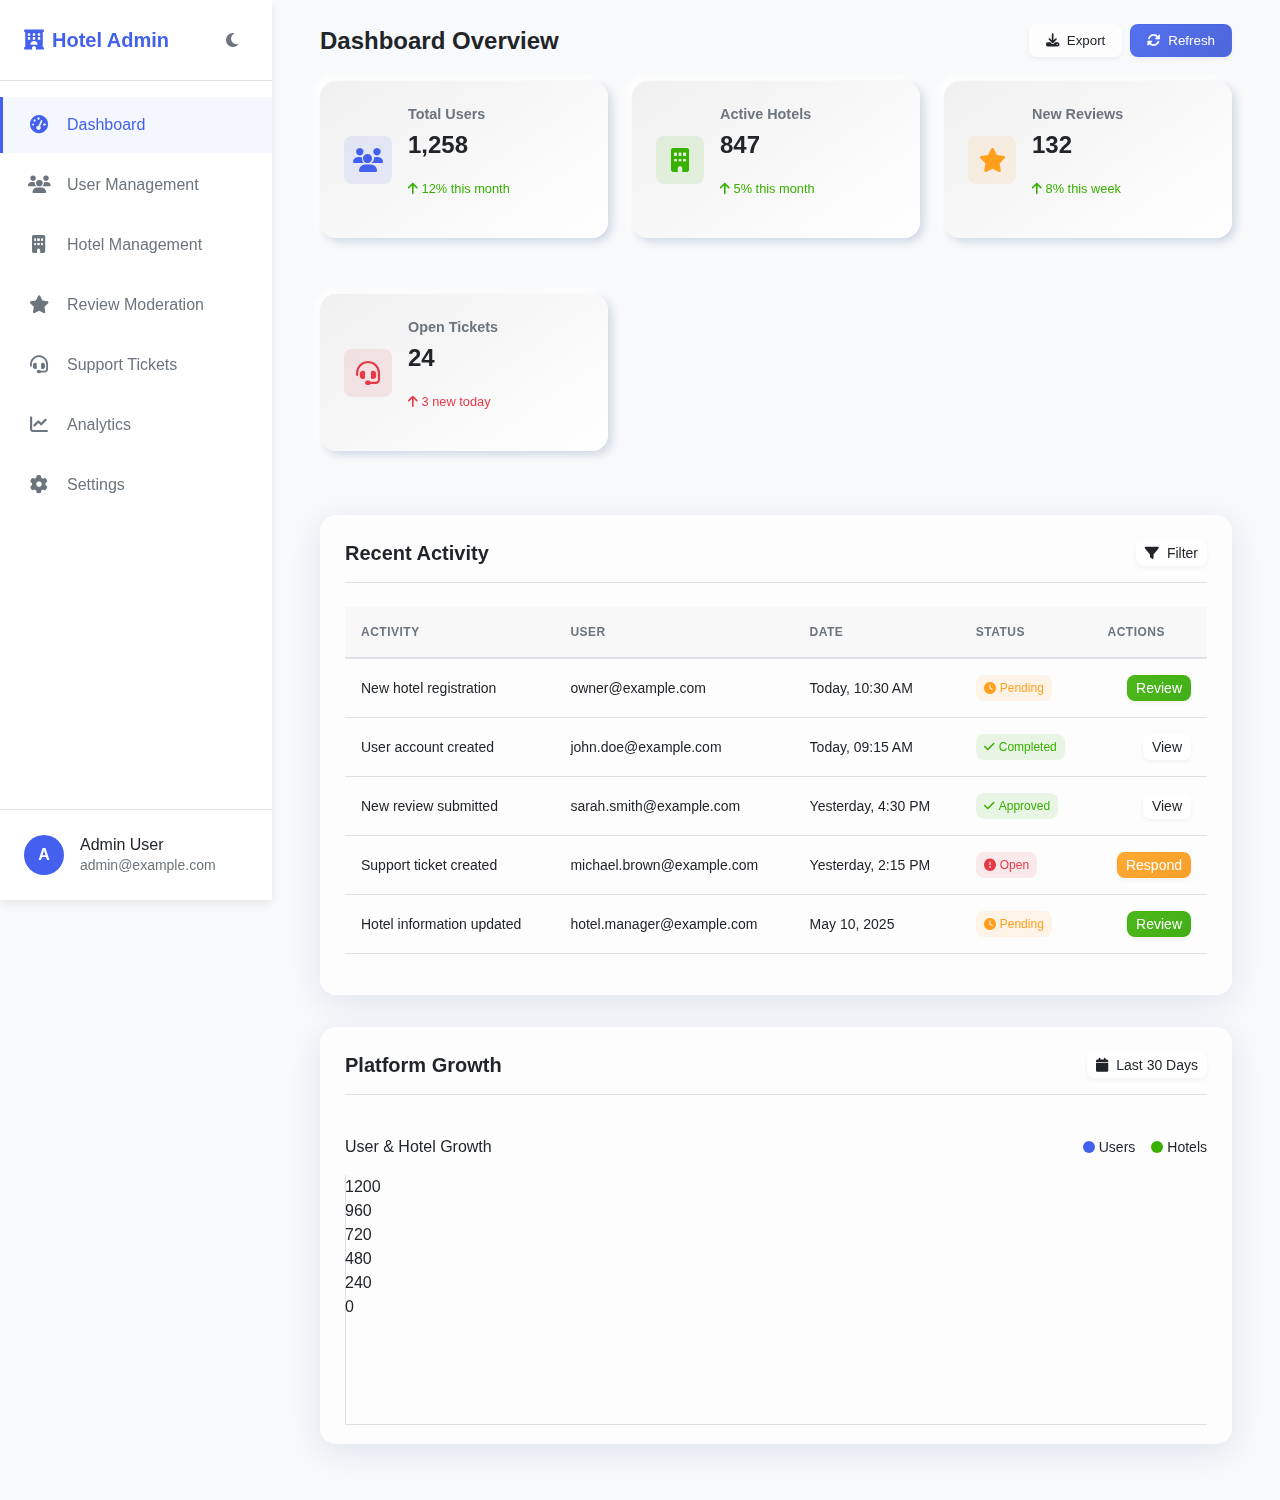
<file: Hotel-Reservation-System-with-Spring-Boot-main/src/main/resources/templates/admin/index.html>
<!DOCTYPE html>
<html lang="en" xmlns:th="http://www.thymeleaf.org">
<head>
    <meta charset="UTF-8">
    <meta name="viewport" content="width=device-width, initial-scale=1.0">
    <title>Admin Dashboard</title>
    <link href="https://cdnjs.cloudflare.com/ajax/libs/font-awesome/6.4.0/css/all.min.css" rel="stylesheet">
    <style>/* ==========================================================================
   Hotel Admin Dashboard CSS - Modern, Clean Design with Visual Effects
   Created: May 13, 2025
   ========================================================================== */

    /* ===== BASE VARIABLES & RESETS ===== */
    :root {
        /* Theme Colors - Light */
        --bg-primary: #f8f9fa;
        --bg-secondary: #ffffff;
        --bg-accent: #e9ecef;
        --text-primary: #212529;
        --text-secondary: #6c757d;
        --accent-color: #4361ee;
        --accent-hover: #3a56d4;
        --success-color: #38b000;
        --warning-color: #ff9f1c;
        --danger-color: #e63946;
        --border-color: #dee2e6;

        /* Shadows */
        --shadow-sm: 0 0.125rem 0.25rem rgba(0, 0, 0, 0.05);
        --shadow-md: 0 0.25rem 0.5rem rgba(0, 0, 0, 0.07);
        --shadow-lg: 0 0.5rem 1rem rgba(0, 0, 0, 0.1);

        /* Glass Effect */
        --glass-bg: rgba(255, 255, 255, 0.65);
        --glass-border: rgba(255, 255, 255, 0.18);
        --glass-shadow: 0 0.5rem 2rem rgba(31, 38, 135, 0.1);
        --glass-blur: 1rem;

        /* Neomorphism */
        --neomorph-bg: linear-gradient(145deg, #f0f0f0, #ffffff);
        --neomorph-shadow-dark: 0.25rem 0.25rem 0.5rem #d1d9e6;
        --neomorph-shadow-light: -0.25rem -0.25rem 0.5rem #ffffff;

        /* Spacing */
        --space-xs: 0.25rem;
        --space-sm: 0.5rem;
        --space-md: 1rem;
        --space-lg: 1.5rem;
        --space-xl: 2rem;
        --space-xxl: 3rem;

        /* Border Radius */
        --radius-sm: 0.25rem;
        --radius-md: 0.5rem;
        --radius-lg: 1rem;
        --radius-xl: 2rem;
        --radius-circle: 50%;

        /* Transitions */
        --transition-fast: 0.15s ease;
        --transition-normal: 0.25s ease;
        --transition-slow: 0.35s ease;
        --transition-very-slow: 0.5s ease-in-out;

        /* Typography */
        --font-family-base: 'Inter', -apple-system, BlinkMacSystemFont, 'Segoe UI', Roboto, Oxygen, Ubuntu, Cantarell, 'Helvetica Neue', sans-serif;
        --font-family-heading: 'Outfit', var(--font-family-base);
        --font-weight-normal: 400;
        --font-weight-medium: 500;
        --font-weight-semibold: 600;
        --font-weight-bold: 700;
        --font-size-xs: 0.75rem;
        --font-size-sm: 0.875rem;
        --font-size-md: 1rem;
        --font-size-lg: 1.125rem;
        --font-size-xl: 1.25rem;
        --font-size-xxl: 1.5rem;
        --font-size-display: 2rem;
        --line-height-tight: 1.25;
        --line-height-normal: 1.5;
        --line-height-loose: 1.75;

        /* Z-index layers */
        --z-negative: -1;
        --z-elevate: 1;
        --z-dropdown: 1000;
        --z-sticky: 1020;
        --z-fixed: 1030;
        --z-modal-backdrop: 1040;
        --z-modal: 1050;
        --z-popover: 1060;
        --z-tooltip: 1070;

        /* Layout */
        --sidebar-width: 17rem;
        --sidebar-collapsed-width: 4.5rem;
        --header-height: 4rem;
        --content-max-width: 1400px;
    }

    /* Dark theme colors */
    .dark-theme {
        --bg-primary: #121212;
        --bg-secondary: #1e1e1e;
        --bg-accent: #2d2d2d;
        --text-primary: #f8f9fa;
        --text-secondary: #adb5bd;
        --border-color: #444444;
        --shadow-sm: 0 0.125rem 0.25rem rgba(0, 0, 0, 0.3);
        --shadow-md: 0 0.25rem 0.5rem rgba(0, 0, 0, 0.4);
        --shadow-lg: 0 0.5rem 1rem rgba(0, 0, 0, 0.5);
        --glass-bg: rgba(30, 30, 30, 0.65);
        --glass-border: rgba(80, 80, 80, 0.18);
        --glass-shadow: 0 0.5rem 2rem rgba(0, 0, 0, 0.3);
        --neomorph-bg: linear-gradient(145deg, #1a1a1a, #222222);
        --neomorph-shadow-dark: 0.25rem 0.25rem 0.5rem #121212;
        --neomorph-shadow-light: -0.25rem -0.25rem 0.5rem #2a2a2a;
    }

    /* Reset & Base Styles */
    *, *::before, *::after {
        box-sizing: border-box;
        margin: 0;
        padding: 0;
    }

    html {
        font-size: 100%;
        scroll-behavior: smooth;
    }

    body {
        font-family: var(--font-family-base);
        font-size: var(--font-size-md);
        line-height: var(--line-height-normal);
        color: var(--text-primary);
        background-color: var(--bg-primary);
        transition: background-color var(--transition-normal), color var(--transition-normal);
        overflow-x: hidden;
    }

    /* Import Google Fonts */
    @import url('https://fonts.googleapis.com/css2?family=Inter:wght@400;500;600;700&family=Outfit:wght@400;500;600;700&display=swap');

    /* Typography */
    h1, h2, h3, h4, h5, h6 {
        font-family: var(--font-family-heading);
        font-weight: var(--font-weight-semibold);
        line-height: var(--line-height-tight);
        margin-bottom: var(--space-md);
    }

    h1 { font-size: var(--font-size-display); }
    h2 { font-size: var(--font-size-xxl); }
    h3 { font-size: var(--font-size-xl); }
    h4 { font-size: var(--font-size-lg); }

    p {
        margin-bottom: var(--space-md);
    }

    a {
        color: var(--accent-color);
        text-decoration: none;
        transition: color var(--transition-fast);
    }

    a:hover {
        color: var(--accent-hover);
    }

    /* ===== LAYOUT ===== */
    .container {
        width: 100%;
        max-width: var(--content-max-width);
        margin: 0 auto;
        padding: 0 var(--space-lg);
    }

    /* Layout with sidebar and content */
    body {
        display: grid;
        grid-template-columns: var(--sidebar-width) 1fr;
        min-height: 100vh;
    }

    .sidebar {
        background-color: var(--bg-secondary);
        height: 100vh;
        position: fixed;
        width: var(--sidebar-width);
        z-index: var(--z-fixed);
        box-shadow: var(--shadow-md);
        transition: transform var(--transition-normal), width var(--transition-normal);
        display: flex;
        flex-direction: column;
    }

    .main-content {
        grid-column: 2;
        padding: var(--space-lg);
        overflow-x: hidden;
        transition: padding var(--transition-normal);
    }

    /* Responsive - Collapse sidebar on smaller screens */
    @media (max-width: 1024px) {
        body {
            grid-template-columns: var(--sidebar-collapsed-width) 1fr;
        }

        .sidebar {
            width: var(--sidebar-collapsed-width);
        }

        .sidebar .sidebar-menu span,
        .sidebar .admin-info {
            display: none;
        }

        .sidebar-header h1 {
            display: none;
        }

        .main-content {
            padding-left: calc(var(--sidebar-collapsed-width) + var(--space-md));
        }
    }

    @media (max-width: 768px) {
        body {
            display: block;
        }

        .sidebar {
            transform: translateX(-100%);
        }

        .sidebar.show {
            transform: translateX(0);
        }

        .main-content {
            padding: var(--space-md);
        }

        .mobile-toggle {
            display: block;
            position: fixed;
            top: var(--space-md);
            left: var(--space-md);
            z-index: var(--z-fixed);
        }
    }

    /* ===== COMPONENTS ===== */

    /* Sidebar styles */
    .sidebar-header {
        display: flex;
        align-items: center;
        justify-content: space-between;
        padding: var(--space-lg);
        border-bottom: 1px solid var(--border-color);
    }

    .sidebar-header h1 {
        display: flex;
        align-items: center;
        font-size: var(--font-size-xl);
        margin-bottom: 0;
        color: var(--accent-color);
    }

    .sidebar-header h1 i {
        margin-right: var(--space-sm);
    }

    .sidebar-menu {
        list-style: none;
        padding: var(--space-md) 0;
        flex-grow: 1;
    }

    .sidebar-menu li {
        margin-bottom: var(--space-xs);
    }

    .nav-link {
        display: flex;
        align-items: center;
        padding: var(--space-md) var(--space-lg);
        color: var(--text-secondary);
        transition: all var(--transition-normal);
        border-left: 3px solid transparent;
    }

    .nav-link i {
        margin-right: var(--space-md);
        width: 1.5rem;
        text-align: center;
        font-size: var(--font-size-lg);
    }

    .nav-link:hover, .nav-link.active {
        color: var(--accent-color);
        background-color: rgba(67, 97, 238, 0.05);
        border-left-color: var(--accent-color);
    }

    .sidebar-footer {
        padding: var(--space-lg);
        border-top: 1px solid var(--border-color);
    }

    .admin-profile {
        display: flex;
        align-items: center;
    }

    .admin-avatar {
        width: 2.5rem;
        height: 2.5rem;
        border-radius: var(--radius-circle);
        background-color: var(--accent-color);
        color: white;
        display: flex;
        align-items: center;
        justify-content: center;
        font-weight: var(--font-weight-bold);
        margin-right: var(--space-md);
    }

    .admin-info p {
        margin: 0;
        line-height: 1.4;
    }

    .admin-info p:first-child {
        font-weight: var(--font-weight-medium);
    }

    .admin-info p:last-child {
        font-size: var(--font-size-sm);
        color: var(--text-secondary);
    }

    /* Button styles with glassmorphism */
    .btn-primary, .btn-light, .btn-success, .btn-warning, .btn-danger {
        display: inline-flex;
        align-items: center;
        justify-content: center;
        padding: 0.5rem 1rem;
        border-radius: var(--radius-md);
        font-weight: var(--font-weight-medium);
        border: none;
        cursor: pointer;
        transition: all var(--transition-fast);
        backdrop-filter: blur(4px);
        -webkit-backdrop-filter: blur(4px);
        box-shadow: var(--shadow-sm);
        font-family: var(--font-family-base);
    }

    .btn-primary i, .btn-light i, .btn-success i, .btn-warning i, .btn-danger i {
        margin-right: var(--space-sm);
    }

    .btn-sm {
        padding: 0.25rem 0.5rem;
        font-size: var(--font-size-sm);
    }

    .btn-primary {
        background: linear-gradient(135deg, rgba(67, 97, 238, 0.9), rgba(58, 86, 212, 0.9));
        color: white;
        border: 1px solid rgba(67, 97, 238, 0.3);
    }

    .btn-primary:hover {
        background: linear-gradient(135deg, rgba(58, 86, 212, 0.9), rgba(48, 76, 202, 0.9));
        transform: translateY(-2px);
        box-shadow: var(--shadow-md);
    }

    .btn-light {
        background: var(--glass-bg);
        color: var(--text-primary);
        border: 1px solid var(--glass-border);
    }

    .btn-light:hover {
        background: rgba(255, 255, 255, 0.8);
        transform: translateY(-2px);
        box-shadow: var(--shadow-md);
    }

    .btn-success {
        background: linear-gradient(135deg, rgba(56, 176, 0, 0.9), rgba(46, 166, 0, 0.9));
        color: white;
        border: 1px solid rgba(56, 176, 0, 0.3);
    }

    .btn-success:hover {
        background: linear-gradient(135deg, rgba(46, 166, 0, 0.9), rgba(36, 156, 0, 0.9));
        transform: translateY(-2px);
        box-shadow: var(--shadow-md);
    }

    .btn-warning {
        background: linear-gradient(135deg, rgba(255, 159, 28, 0.9), rgba(245, 149, 18, 0.9));
        color: white;
        border: 1px solid rgba(255, 159, 28, 0.3);
    }

    .btn-warning:hover {
        background: linear-gradient(135deg, rgba(245, 149, 18, 0.9), rgba(235, 139, 8, 0.9));
        transform: translateY(-2px);
        box-shadow: var(--shadow-md);
    }

    .btn-danger {
        background: linear-gradient(135deg, rgba(230, 57, 70, 0.9), rgba(220, 47, 60, 0.9));
        color: white;
        border: 1px solid rgba(230, 57, 70, 0.3);
    }

    .btn-danger:hover {
        background: linear-gradient(135deg, rgba(220, 47, 60, 0.9), rgba(210, 37, 50, 0.9));
        transform: translateY(-2px);
        box-shadow: var(--shadow-md);
    }

    /* Card with glass effect */
    .card {
        background: var(--glass-bg);
        backdrop-filter: blur(var(--glass-blur));
        -webkit-backdrop-filter: blur(var(--glass-blur));
        border-radius: var(--radius-lg);
        border: 1px solid var(--glass-border);
        box-shadow: var(--glass-shadow);
        padding: var(--space-lg);
        margin-bottom: var(--space-xl);
        transition: transform var(--transition-normal), box-shadow var(--transition-normal);
    }

    .card:hover {
        transform: translateY(-3px);
        box-shadow: 0 0.75rem 2.5rem rgba(31, 38, 135, 0.2);
    }

    .card-header {
        display: flex;
        justify-content: space-between;
        align-items: center;
        margin-bottom: var(--space-lg);
        padding-bottom: var(--space-md);
        border-bottom: 1px solid var(--border-color);
    }

    .card-header h3 {
        margin-bottom: 0;
    }

    .card-actions {
        display: flex;
        gap: var(--space-sm);
    }

    /* Table styles */
    table {
        width: 100%;
        border-collapse: collapse;
        margin: var(--space-md) 0;
        font-size: var(--font-size-sm);
    }

    thead {
        background-color: rgba(0, 0, 0, 0.02);
    }

    th {
        text-align: left;
        padding: var(--space-md);
        border-bottom: 2px solid var(--border-color);
        font-weight: var(--font-weight-semibold);
        color: var(--text-secondary);
        text-transform: uppercase;
        font-size: var(--font-size-xs);
        letter-spacing: 0.5px;
    }

    td {
        padding: var(--space-md);
        border-bottom: 1px solid var(--border-color);
        vertical-align: middle;
    }

    tbody tr {
        transition: background-color var(--transition-fast);
    }

    tbody tr:hover {
        background-color: rgba(0, 0, 0, 0.02);
    }

    .table-actions {
        display: flex;
        gap: var(--space-sm);
        justify-content: flex-end;
    }

    /* Badge styles */
    .badge {
        display: inline-flex;
        align-items: center;
        padding: 0.25rem 0.5rem;
        border-radius: var(--radius-md);
        font-size: var(--font-size-xs);
        font-weight: var(--font-weight-medium);
    }

    .badge i {
        margin-right: 0.25rem;
    }

    .badge-success {
        background-color: rgba(56, 176, 0, 0.1);
        color: var(--success-color);
    }

    .badge-warning {
        background-color: rgba(255, 159, 28, 0.1);
        color: var(--warning-color);
    }

    .badge-danger {
        background-color: rgba(230, 57, 70, 0.1);
        color: var(--danger-color);
    }

    /* Search and filter styles */
    .search-filter {
        display: flex;
        gap: var(--space-md);
        margin-bottom: var(--space-lg);
        flex-wrap: wrap;
    }

    .search-input {
        position: relative;
        flex-grow: 1;
        min-width: 15rem;
    }

    .search-input i {
        position: absolute;
        left: var(--space-md);
        top: 50%;
        transform: translateY(-50%);
        color: var(--text-secondary);
    }

    .search-input input {
        width: 100%;
        padding: 0.6rem 0.6rem 0.6rem 2.5rem;
        border-radius: var(--radius-md);
        border: 1px solid var(--border-color);
        background-color: var(--bg-secondary);
        color: var(--text-primary);
        font-family: var(--font-family-base);
        font-size: var(--font-size-sm);
        transition: all var(--transition-fast);
    }

    .search-input input:focus {
        outline: none;
        border-color: var(--accent-color);
        box-shadow: 0 0 0 2px rgba(67, 97, 238, 0.1);
    }

    select {
        padding: 0.6rem var(--space-md);
        border-radius: var(--radius-md);
        border: 1px solid var(--border-color);
        background-color: var(--bg-secondary);
        color: var(--text-primary);
        font-family: var(--font-family-base);
        font-size: var(--font-size-sm);
        appearance: none;
        background-image: url("data:image/svg+xml,%3Csvg xmlns='http://www.w3.org/2000/svg' viewBox='0 0 24 24' fill='%236c757d'%3E%3Cpath d='M7 10l5 5 5-5z'/%3E%3C/svg%3E");
        background-repeat: no-repeat;
        background-position: right 0.7rem center;
        background-size: 1.2rem;
        padding-right: 2.5rem;
        transition: all var(--transition-fast);
    }

    select:focus {
        outline: none;
        border-color: var(--accent-color);
        box-shadow: 0 0 0 2px rgba(67, 97, 238, 0.1);
    }

    /* Content header */
    .content-header {
        display: flex;
        justify-content: space-between;
        align-items: center;
        margin-bottom: var(--space-lg);
    }

    .content-header h2 {
        margin-bottom: 0;
    }

    .actions {
        display: flex;
        gap: var(--space-sm);
    }

    /* Content sections */
    .content-section {
        display: none;
    }

    .content-section.active {
        display: block;
        animation: fadeIn 0.3s ease forwards;
    }

    @keyframes fadeIn {
        from {
            opacity: 0;
            transform: translateY(10px);
        }
        to {
            opacity: 1;
            transform: translateY(0);
        }
    }

    /* Stats Cards with Neumorphism Effect */
    .cards-grid {
        display: grid;
        grid-template-columns: repeat(auto-fill, minmax(250px, 1fr));
        gap: var(--space-lg);
    }

    .cards-grid .card {
        padding: var(--space-lg);
        background: var(--neomorph-bg);
        box-shadow: var(--neomorph-shadow-dark), var(--neomorph-shadow-light);
        border: none;
        transition: transform var(--transition-normal);
    }

    .cards-grid .card:hover {
        transform: translateY(-5px);
    }

    /* Tabs */
    .tabs {
        display: flex;
        gap: var(--space-sm);
        margin-bottom: var(--space-lg);
        overflow-x: auto;
        padding-bottom: var(--space-xs);
    }

    .tab {
        padding: var(--space-md) var(--space-lg);
        border-radius: var(--radius-md);
        background-color: transparent;
        cursor: pointer;
        white-space: nowrap;
        color: var(--text-secondary);
        transition: all var(--transition-fast);
    }

    .tab:hover {
        background-color: rgba(67, 97, 238, 0.05);
        color: var(--text-primary);
    }

    .tab.active {
        background-color: var(--bg-secondary);
        color: var(--accent-color);
        box-shadow: var(--shadow-sm);
        font-weight: var(--font-weight-medium);
    }

    .tab-content {
        display: none;
    }

    .tab-content.active {
        display: block;
        animation: fadeIn 0.3s ease forwards;
    }

    /* Empty state */
    .empty-state {
        text-align: center;
        padding: var(--space-xxl) var(--space-md);
        color: var(--text-secondary);
    }

    .empty-state i {
        font-size: 3rem;
        margin-bottom: var(--space-md);
        opacity: 0.5;
    }

    .empty-state h4 {
        margin-bottom: var(--space-sm);
    }

    .empty-state p {
        margin-bottom: var(--space-lg);
    }

    /* Reply form */
    .reply-form {
        display: none;
        margin-top: var(--space-lg);
        padding: var(--space-lg);
        border-top: 1px solid var(--border-color);
    }

    .reply-form.active {
        display: block;
    }

    .reply-form h4 {
        margin-bottom: var(--space-md);
    }

    .reply-form textarea {
        width: 100%;
        padding: var(--space-md);
        border-radius: var(--radius-md);
        border: 1px solid var(--border-color);
        background-color: var(--bg-secondary);
        color: var(--text-primary);
        font-family: var(--font-family-base);
        font-size: var(--font-size-sm);
        min-height: 150px;
        resize: vertical;
        margin-bottom: var(--space-md);
        transition: all var(--transition-fast);
    }

    .reply-form textarea:focus {
        outline: none;
        border-color: var(--accent-color);
        box-shadow: 0 0 0 2px rgba(67, 97, 238, 0.1);
    }

    .reply-actions {
        display: flex;
        justify-content: flex-end;
        gap: var(--space-sm);
    }

    /* Chart Styles */
    .chart-container {
        height: 300px;
        position: relative;
        padding: var(--space-md) 0;
    }

    .chart-header {
        display: flex;
        justify-content: space-between;
        align-items: center;
        margin-bottom: var(--space-md);
    }

    .chart-title {
        font-weight: var(--font-weight-medium);
    }

    .chart-legend {
        display: flex;
        gap: var(--space-md);
    }

    .legend-item {
        display: flex;
        align-items: center;
        font-size: var(--font-size-sm);
    }

    .legend-color {
        width: 12px;
        height: 12px;
        border-radius: 50%;
        margin-right: var(--space-xs);
    }

    .lines {
        position: relative;
        height: 250px;
        overflow: hidden;
    }

    .x-axis {
        position: absolute;
        bottom: 0;
        left: 0;
        right: 0;
        height: 1px;
        background-color: var(--border-color);
    }

    .y-axis {
        position: absolute;
        top: 0;
        bottom: 0;
        left: 0;
        width: 1px;
        background-color: var(--border-color);
    }

    .chart-grid {
        display: grid;
        grid-template-columns: repeat(auto-fill, minmax(min(100%, 500px), 1fr));
        gap: var(--space-lg);
    }

    /* Bar Chart */
    .bar-chart {
        height: 300px;
        padding: var(--space-md) var(--space-lg);
    }

    .bars {
        display: flex;
        justify-content: space-around;
        align-items: flex-end;
        height: 250px;
    }

    .bar {
        width: 15%;
        position: relative;
        border-radius: var(--radius-md) var(--radius-md) 0 0;
        transition: height var(--transition-slow);
    }

    .bar-value {
        position: absolute;
        top: -25px;
        left: 50%;
        transform: translateX(-50%);
        font-weight: var(--font-weight-medium);
        font-size: var(--font-size-sm);
    }

    .bar-label {
        position: absolute;
        bottom: -25px;
        left: 50%;
        transform: translateX(-50%);
        font-size: var(--font-size-sm);
        color: var(--text-secondary);
    }

    /* Pie Chart */
    .pie-chart {
        display: flex;
        flex-direction: column;
        align-items: center;
        padding: var(--space-md) 0;
    }

    .pie-segments {
        position: relative;
        width: 200px;
        height: 200px;
        border-radius: 50%;
        background: #ccc;
        overflow: hidden;
    }

    .segment {
        position: absolute;
        top: 0;
        right: 0;
        width: 50%;
        height: 50%;
        transform-origin: 0% 100%;
    }

    /* Mobile Menu Button */
    .mobile-toggle {
        display: none;
        background: var(--accent-color);
        color: white;
        border: none;
        width: 40px;
        height: 40px;
        border-radius: var(--radius-circle);
        font-size: var(--font-size-md);
        cursor: pointer;
        transition: all var(--transition-fast);
        box-shadow: var(--shadow-md);
    }

    .mobile-toggle:hover {
        background: var(--accent-hover);
    }

    /* Theme Toggle Button */
    #theme-toggle {
        background: transparent;
        border: none;
        color: var(--text-secondary);
        cursor: pointer;
        font-size: var(--font-size-md);
        transition: color var(--transition-fast);
        display: flex;
        align-items: center;
        justify-content: center;
        width: 2rem;
        height: 2rem;
        border-radius: var(--radius-circle);
    }

    #theme-toggle:hover {
        color: var(--accent-color);
        background-color: rgba(0, 0, 0, 0.05);
    }
    </style>
</head>
<body>
<!-- Mobile menu toggle button -->
<button class="mobile-toggle" id="mobile-toggle">
    <i class="fas fa-bars"></i>
</button>

<!-- Sidebar Navigation Fragment -->
<nav th:fragment="sidebar" class="sidebar">
    <div class="sidebar-header">
        <h1><i class="fas fa-hotel"></i> Hotel Admin</h1>
        <button id="theme-toggle">
            <i class="fas fa-moon"></i>
        </button>
    </div>
    <ul class="sidebar-menu">
        <li>
            <a href="#" class="nav-link active" data-section="dashboard">
                <i class="fas fa-tachometer-alt"></i>
                <span>Dashboard</span>
            </a>
        </li>
        <li>
            <a href="#" class="nav-link" data-section="users">
                <i class="fas fa-users"></i>
                <span>User Management</span>
            </a>
        </li>
        <li>
            <a href="#" class="nav-link" data-section="hotels">
                <i class="fas fa-building"></i>
                <span>Hotel Management</span>
            </a>
        </li>
        <li>
            <a href="#" class="nav-link" data-section="reviews">
                <i class="fas fa-star"></i>
                <span>Review Moderation</span>
            </a>
        </li>
        <li>
            <a href="#" class="nav-link" data-section="tickets">
                <i class="fas fa-headset"></i>
                <span>Support Tickets</span>
            </a>
        </li>
        <li>
            <a href="#" class="nav-link" data-section="analytics">
                <i class="fas fa-chart-line"></i>
                <span>Analytics</span>
            </a>
        </li>
        <li>
            <a href="#" class="nav-link">
                <i class="fas fa-cog"></i>
                <span>Settings</span>
            </a>
        </li>
    </ul>
    <div class="sidebar-footer">
        <div class="admin-profile">
            <div class="admin-avatar">
                A
            </div>
            <div class="admin-info">
                <p>Admin User</p>
                <p>admin@example.com</p>
            </div>
        </div>
    </div>
</nav>

<!-- Main Content Area -->
<div class="main-content">
    <div class="container">
        <!-- Dashboard Overview -->
        <div th:fragment="dashboard" class="content-section active" id="dashboard">
            <div class="content-header">
                <h2>Dashboard Overview</h2>
                <div class="actions">
                    <button class="btn-light">
                        <i class="fas fa-download"></i>
                        <span>Export</span>
                    </button>
                    <button class="btn-primary">
                        <i class="fas fa-sync-alt"></i>
                        <span>Refresh</span>
                    </button>
                </div>
            </div>

            <!-- Quick Stats Cards -->
            <div class="cards-grid" style="display: grid; grid-template-columns: repeat(auto-fill, minmax(250px, 1fr)); gap: 1.5rem; margin-bottom: 2rem;">
                <div class="card">
                    <div style="display: flex; align-items: center; gap: 1rem;">
                        <div style="background-color: rgba(67, 97, 238, 0.1); width: 3rem; height: 3rem; border-radius: 0.5rem; display: flex; align-items: center; justify-content: center;">
                            <i class="fas fa-users" style="color: var(--accent-color); font-size: 1.5rem;"></i>
                        </div>
                        <div>
                            <h4 style="font-size: 0.9rem; color: var(--text-secondary); margin-bottom: 0.25rem;">Total Users</h4>
                            <p style="font-size: 1.5rem; font-weight: 600;">1,258</p>
                            <p style="font-size: 0.8rem; color: var(--success-color);"><i class="fas fa-arrow-up"></i> 12% this month</p>
                        </div>
                    </div>
                </div>

                <div class="card">
                    <div style="display: flex; align-items: center; gap: 1rem;">
                        <div style="background-color: rgba(56, 176, 0, 0.1); width: 3rem; height: 3rem; border-radius: 0.5rem; display: flex; align-items: center; justify-content: center;">
                            <i class="fas fa-building" style="color: var(--success-color); font-size: 1.5rem;"></i>
                        </div>
                        <div>
                            <h4 style="font-size: 0.9rem; color: var(--text-secondary); margin-bottom: 0.25rem;">Active Hotels</h4>
                            <p style="font-size: 1.5rem; font-weight: 600;">847</p>
                            <p style="font-size: 0.8rem; color: var(--success-color);"><i class="fas fa-arrow-up"></i> 5% this month</p>
                        </div>
                    </div>
                </div>

                <div class="card">
                    <div style="display: flex; align-items: center; gap: 1rem;">
                        <div style="background-color: rgba(255, 159, 28, 0.1); width: 3rem; height: 3rem; border-radius: 0.5rem; display: flex; align-items: center; justify-content: center;">
                            <i class="fas fa-star" style="color: var(--warning-color); font-size: 1.5rem;"></i>
                        </div>
                        <div>
                            <h4 style="font-size: 0.9rem; color: var(--text-secondary); margin-bottom: 0.25rem;">New Reviews</h4>
                            <p style="font-size: 1.5rem; font-weight: 600;">132</p>
                            <p style="font-size: 0.8rem; color: var(--success-color);"><i class="fas fa-arrow-up"></i> 8% this week</p>
                        </div>
                    </div>
                </div>

                <div class="card">
                    <div style="display: flex; align-items: center; gap: 1rem;">
                        <div style="background-color: rgba(230, 57, 70, 0.1); width: 3rem; height: 3rem; border-radius: 0.5rem; display: flex; align-items: center; justify-content: center;">
                            <i class="fas fa-headset" style="color: var(--danger-color); font-size: 1.5rem;"></i>
                        </div>
                        <div>
                            <h4 style="font-size: 0.9rem; color: var(--text-secondary); margin-bottom: 0.25rem;">Open Tickets</h4>
                            <p style="font-size: 1.5rem; font-weight: 600;">24</p>
                            <p style="font-size: 0.8rem; color: var(--danger-color);"><i class="fas fa-arrow-up"></i> 3 new today</p>
                        </div>
                    </div>
                </div>
            </div>

            <!-- Recent Activity -->
            <div class="card">
                <div class="card-header">
                    <h3>Recent Activity</h3>
                    <div class="card-actions">
                        <button class="btn-light btn-sm">
                            <i class="fas fa-filter"></i>
                            <span>Filter</span>
                        </button>
                    </div>
                </div>
                <table>
                    <thead>
                    <tr>
                        <th>Activity</th>
                        <th>User</th>
                        <th>Date</th>
                        <th>Status</th>
                        <th>Actions</th>
                    </tr>
                    </thead>
                    <tbody>
                    <tr>
                        <td>New hotel registration</td>
                        <td>owner@example.com</td>
                        <td>Today, 10:30 AM</td>
                        <td><span class="badge badge-warning"><i class="fas fa-clock"></i> Pending</span></td>
                        <td>
                            <div class="table-actions">
                                <button class="btn-success btn-sm">Review</button>
                            </div>
                        </td>
                    </tr>
                    <tr>
                        <td>User account created</td>
                        <td>john.doe@example.com</td>
                        <td>Today, 09:15 AM</td>
                        <td><span class="badge badge-success"><i class="fas fa-check"></i> Completed</span></td>
                        <td>
                            <div class="table-actions">
                                <button class="btn-light btn-sm">View</button>
                            </div>
                        </td>
                    </tr>
                    <tr>
                        <td>New review submitted</td>
                        <td>sarah.smith@example.com</td>
                        <td>Yesterday, 4:30 PM</td>
                        <td><span class="badge badge-success"><i class="fas fa-check"></i> Approved</span></td>
                        <td>
                            <div class="table-actions">
                                <button class="btn-light btn-sm">View</button>
                            </div>
                        </td>
                    </tr>
                    <tr>
                        <td>Support ticket created</td>
                        <td>michael.brown@example.com</td>
                        <td>Yesterday, 2:15 PM</td>
                        <td><span class="badge badge-danger"><i class="fas fa-exclamation-circle"></i> Open</span></td>
                        <td>
                            <div class="table-actions">
                                <button class="btn-warning btn-sm">Respond</button>
                            </div>
                        </td>
                    </tr>
                    <tr>
                        <td>Hotel information updated</td>
                        <td>hotel.manager@example.com</td>
                        <td>May 10, 2025</td>
                        <td><span class="badge badge-warning"><i class="fas fa-clock"></i> Pending</span></td>
                        <td>
                            <div class="table-actions">
                                <button class="btn-success btn-sm">Review</button>
                            </div>
                        </td>
                    </tr>
                    </tbody>
                </table>
            </div>

            <!-- User & Hotels Chart -->
            <div class="card">
                <div class="card-header">
                    <h3>Platform Growth</h3>
                    <div class="card-actions">
                        <button class="btn-light btn-sm">
                            <i class="fas fa-calendar"></i>
                            <span>Last 30 Days</span>
                        </button>
                    </div>
                </div>
                <div class="chart-container">
                    <div class="chart-header">
                        <div class="chart-title">User & Hotel Growth</div>
                        <div class="chart-legend">
                            <div class="legend-item">
                                <div class="legend-color" style="background-color: var(--accent-color);"></div>
                                <span>Users</span>
                            </div>
                            <div class="legend-item">
                                <div class="legend-color" style="background-color: var(--success-color);"></div>
                                <span>Hotels</span>
                            </div>
                        </div>
                    </div>
                    <div class="lines">
                        <div class="x-axis"></div>
                        <div class="y-axis"></div>
                        <!-- Line chart will be rendered here by JavaScript -->
                    </div>
                </div>
            </div>
        </div>

        <!-- User Management Section -->
        <div th:fragment="users" class="content-section" id="users">
            <div class="content-header">
                <h2>User Management</h2>
                <div class="actions">
                    <button class="btn-primary">
                        <i class="fas fa-plus"></i>
                        <span>Add User</span>
                    </button>
                </div>
            </div>

            <div class="card">
                <div class="search-filter">
                    <div class="search-input">
                        <i class="fas fa-search"></i>
                        <input type="search" id="user-search" placeholder="Search users...">
                    </div>
                    <select id="role-filter">
                        <option value="all">All Roles</option>
                        <option value="guest">Guest</option>
                        <option value="owner">Owner</option>
                        <option value="admin">Admin</option>
                    </select>
                    <button class="btn-light">
                        <i class="fas fa-filter"></i>
                        <span>Filter</span>
                    </button>
                </div>

                <table id="users-table">
                    <thead>
                    <tr>
                        <th>Email</th>
                        <th>Full Name</th>
                        <th>Role</th>
                        <th>Join Date</th>
                        <th>Status</th>
                        <th>Actions</th>
                    </tr>
                    </thead>
                    <tbody>
                    <tr>
                        <td>john.doe@example.com</td>
                        <td>John Doe</td>
                        <td>Guest</td>
                        <td>May 1, 2025</td>
                        <td><span class="badge badge-success"><i class="fas fa-check"></i> Active</span></td>
                        <td>
                            <div class="table-actions">
                                <button class="btn-light btn-sm"><i class="fas fa-edit"></i></button>
                                <button class="btn-danger btn-sm user-delete-btn"><i class="fas fa-trash"></i></button>
                            </div>
                        </td>
                    </tr>
                    <tr>
                        <td>jane.smith@example.com</td>
                        <td>Jane Smith</td>
                        <td>Owner</td>
                        <td>Apr 15, 2025</td>
                        <td><span class="badge badge-success"><i class="fas fa-check"></i> Active</span></td>
                        <td>
                            <div class="table-actions">
                                <button class="btn-light btn-sm"><i class="fas fa-edit"></i></button>
                                <button class="btn-danger btn-sm user-delete-btn"><i class="fas fa-trash"></i></button>
                            </div>
                        </td>
                    </tr>
                    <tr>
                        <td>hotel.manager@example.com</td>
                        <td>Hotel Manager</td>
                        <td>Owner</td>
                        <td>Mar 22, 2025</td>
                        <td><span class="badge badge-success"><i class="fas fa-check"></i> Active</span></td>
                        <td>
                            <div class="table-actions">
                                <button class="btn-light btn-sm"><i class="fas fa-edit"></i></button>
                                <button class="btn-danger btn-sm user-delete-btn"><i class="fas fa-trash"></i></button>
                            </div>
                        </td>
                    </tr>
                    <tr>
                        <td>sarah.johnson@example.com</td>
                        <td>Sarah Johnson</td>
                        <td>Guest</td>
                        <td>Feb 10, 2025</td>
                        <td><span class="badge badge-warning"><i class="fas fa-clock"></i> Pending</span></td>
                        <td>
                            <div class="table-actions">
                                <button class="btn-light btn-sm"><i class="fas fa-edit"></i></button>
                                <button class="btn-danger btn-sm user-delete-btn"><i class="fas fa-trash"></i></button>
                            </div>
                        </td>
                    </tr>
                    <tr>
                        <td>admin@example.com</td>
                        <td>Admin User</td>
                        <td>Admin</td>
                        <td>Jan 5, 2025</td>
                        <td><span class="badge badge-success"><i class="fas fa-check"></i> Active</span></td>
                        <td>
                            <div class="table-actions">
                                <button class="btn-light btn-sm"><i class="fas fa-edit"></i></button>
                                <button class="btn-danger btn-sm user-delete-btn"><i class="fas fa-trash"></i></button>
                            </div>
                        </td>
                    </tr>
                    </tbody>
                </table>
            </div>
        </div>

        <!-- Hotel Management Section -->
        <div th:fragment="hotels" class="content-section" id="hotels">
            <div class="content-header">
                <h2>Hotel Management</h2>
                <div class="actions">
                    <button class="btn-primary">
                        <i class="fas fa-plus"></i>
                        <span>Add Hotel</span>
                    </button>
                </div>
            </div>

            <div class="tabs">
                <div class="tab active" data-tab="pending">Pending Approval (5)</div>
                <div class="tab" data-tab="active">Active Hotels (847)</div>
                <div class="tab" data-tab="suspended">Suspended (12)</div>
            </div>

            <div class="tab-content active" id="pending-hotels">
                <div class="card">
                    <div class="search-filter">
                        <div class="search-input">
                            <i class="fas fa-search"></i>
                            <input type="search" placeholder="Search hotels...">
                        </div>
                        <select>
                            <option value="all">All Categories</option>
                            <option value="luxury">Luxury</option>
                            <option value="budget">Budget</option>
                            <option value="boutique">Boutique</option>
                        </select>
                    </div>

                    <table>
                        <thead>
                        <tr>
                            <th>Hotel Name</th>
                            <th>Owner</th>
                            <th>Location</th>
                            <th>Category</th>
                            <th>Submission Date</th>
                            <th>Actions</th>
                        </tr>
                        </thead>
                        <tbody>
                        <tr>
                            <td>Grand Plaza Hotel</td>
                            <td>hotel.manager@example.com</td>
                            <td>New York, USA</td>
                            <td>Luxury</td>
                            <td>Today, 10:30 AM</td>
                            <td>
                                <div class="table-actions">
                                    <button class="btn-light btn-sm"><i class="fas fa-eye"></i></button>
                                    <button class="btn-success btn-sm hotel-approve-btn"><i class="fas fa-check"></i></button>
                                    <button class="btn-danger btn-sm hotel-reject-btn"><i class="fas fa-times"></i></button>
                                </div>
                            </td>
                        </tr>
                        <tr>
                            <td>Cozy Inn Budget</td>
                            <td>inn.owner@example.com</td>
                            <td>Chicago, USA</td>
                            <td>Budget</td>
                            <td>Yesterday, 3:45 PM</td>
                            <td>
                                <div class="table-actions">
                                    <button class="btn-light btn-sm"><i class="fas fa-eye"></i></button>
                                    <button class="btn-success btn-sm hotel-approve-btn"><i class="fas fa-check"></i></button>
                                    <button class="btn-danger btn-sm hotel-reject-btn"><i class="fas fa-times"></i></button>
                                </div>
                            </td>
                        </tr>
                        <tr>
                            <td>Sunset Beach Resort</td>
                            <td>beach.resort@example.com</td>
                            <td>Miami, USA</td>
                            <td>Luxury</td>
                            <td>May 10, 2025</td>
                            <td>
                                <div class="table-actions">
                                    <button class="btn-light btn-sm"><i class="fas fa-eye"></i></button>
                                    <button class="btn-success btn-sm hotel-approve-btn"><i class="fas fa-check"></i></button>
                                    <button class="btn-danger btn-sm hotel-reject-btn"><i class="fas fa-times"></i></button>
                                </div>
                            </td>
                        </tr>
                        <tr>
                            <td>Urban Boutique Hotel</td>
                            <td>urban.hotel@example.com</td>
                            <td>San Francisco, USA</td>
                            <td>Boutique</td>
                            <td>May 9, 2025</td>
                            <td>
                                <div class="table-actions">
                                    <button class="btn-light btn-sm"><i class="fas fa-eye"></i></button>
                                    <button class="btn-success btn-sm hotel-approve-btn"><i class="fas fa-check"></i></button>
                                    <button class="btn-danger btn-sm hotel-reject-btn"><i class="fas fa-times"></i></button>
                                </div>
                            </td>
                        </tr>
                        <tr>
                            <td>Mountain View Lodge</td>
                            <td>mountain.lodge@example.com</td>
                            <td>Denver, USA</td>
                            <td>Budget</td>
                            <td>May 8, 2025</td>
                            <td>
                                <div class="table-actions">
                                    <button class="btn-light btn-sm"><i class="fas fa-eye"></i></button>
                                    <button class="btn-success btn-sm hotel-approve-btn"><i class="fas fa-check"></i></button>
                                    <button class="btn-danger btn-sm hotel-reject-btn"><i class="fas fa-times"></i></button>
                                </div>
                            </td>
                        </tr>
                        </tbody>
                    </table>
                </div>
            </div>

            <div class="tab-content" id="active-hotels">
                <div class="card">
                    <div class="search-filter">
                        <div class="search-input">
                            <i class="fas fa-search"></i>
                            <input type="search" placeholder="Search active hotels...">
                        </div>
                        <select>
                            <option value="all">All Categories</option>
                            <option value="luxury">Luxury</option>
                            <option value="budget">Budget</option>
                            <option value="boutique">Boutique</option>
                        </select>
                    </div>

                    <!-- Active hotels would be listed here -->
                    <div class="empty-state">
                        <i class="fas fa-hotel"></i>
                        <h4>No Active Hotels Loaded</h4>
                        <p>Click the button below to load active hotels data.</p>
                        <button class="btn-primary">Load Hotels</button>
                    </div>
                </div>
            </div>

            <div class="tab-content" id="suspended-hotels">
                <div class="card">
                    <div class="search-filter">
                        <div class="search-input">
                            <i class="fas fa-search"></i>
                            <input type="search" placeholder="Search suspended hotels...">
                        </div>
                    </div>

                    <!-- Suspended hotels would be listed here -->
                    <div class="empty-state">
                        <i class="fas fa-ban"></i>
                        <h4>No Suspended Hotels Loaded</h4>
                        <p>Click the button below to load suspended hotels data.</p>
                        <button class="btn-primary">Load Hotels</button>
                    </div>
                </div>
            </div>
        </div>

        <!-- Review Moderation Section -->
        <div th:fragment="reviews" class="content-section" id="reviews">
            <div class="content-header">
                <h2>Review Moderation</h2>
            </div>

            <div class="card">
                <div class="search-filter">
                    <div class="search-input">
                        <i class="fas fa-search"></i>
                        <input type="search" placeholder="Search reviews...">
                    </div>
                    <select>
                        <option value="all">All Statuses</option>
                        <option value="flagged">Flagged</option>
                        <option value="approved">Approved</option>
                        <option value="rejected">Rejected</option>
                    </select>
                </div>

                <table>
                    <thead>
                    <tr>
                        <th>Review</th>
                        <th>Hotel</th>
                        <th>User</th>
                        <th>Rating</th>
                        <th>Date</th>
                        <th>Status</th>
                        <th>Actions</th>
                    </tr>
                    </thead>
                    <tbody>
                    <tr>
                        <td>"This hotel was terrible. The staff was rude and the room was dirty..."</td>
                        <td>Grand Plaza Hotel</td>
                        <td>john.doe@example.com</td>
                        <td>1 ★</td>
                        <td>Today, 11:20 AM</td>
                        <td><span class="badge badge-danger"><i class="fas fa-flag"></i> Flagged</span></td>
                        <td>
                            <div class="table-actions">
                                <button class="btn-success btn-sm review-approve-btn"><i class="fas fa-check"></i></button>
                                <button class="btn-danger btn-sm review-delete-btn"><i class="fas fa-trash"></i></button>
                            </div>
                        </td>
                    </tr>
                    <tr>
                        <td>"I would not recommend this place to anyone. Complete waste of money..."</td>
                        <td>Sunset Beach Resort</td>
                        <td>sarah.smith@example.com</td>
                        <td>2 ★</td>
                        <td>Yesterday, 4:30 PM</td>
                        <td><span class="badge badge-danger"><i class="fas fa-flag"></i> Flagged</span></td>
                        <td>
                            <div class="table-actions">
                                <button class="btn-success btn-sm review-approve-btn"><i class="fas fa-check"></i></button>
                                <button class="btn-danger btn-sm review-delete-btn"><i class="fas fa-trash"></i></button>
                            </div>
                        </td>
                    </tr>
                    <tr>
                        <td>"Absolutely amazing experience! The staff was so helpful and friendly..."</td>
                        <td>Urban Boutique Hotel</td>
                        <td>mike.johnson@example.com</td>
                        <td>5 ★</td>
                        <td>May 10, 2025</td>
                        <td><span class="badge badge-success"><i class="fas fa-check"></i> Approved</span></td>
                        <td>
                            <div class="table-actions">
                                <button class="btn-warning btn-sm review-flag-btn"><i class="fas fa-flag"></i></button>
                                <button class="btn-danger btn-sm review-delete-btn"><i class="fas fa-trash"></i></button>
                            </div>
                        </td>
                    </tr>
                    <tr>
                        <td>"The location was great but the noise from the street made it hard to sleep..."</td>
                        <td>Mountain View Lodge</td>
                        <td>alex.brown@example.com</td>
                        <td>3 ★</td>
                        <td>May 8, 2025</td>
                        <td><span class="badge badge-success"><i class="fas fa-check"></i> Approved</span></td>
                        <td>
                            <div class="table-actions">
                                <button class="btn-warning btn-sm review-flag-btn"><i class="fas fa-flag"></i></button>
                                <button class="btn-danger btn-sm review-delete-btn"><i class="fas fa-trash"></i></button>
                            </div>
                        </td>
                    </tr>
                    </tbody>
                </table>
            </div>
        </div>

        <!-- Support Tickets Section -->
        <div th:fragment="tickets" class="content-section" id="tickets">
            <div class="content-header">
                <h2>Support Tickets</h2>
            </div>

            <div class="card">
                <div class="search-filter">
                    <div class="search-input">
                        <i class="fas fa-search"></i>
                        <input type="search" placeholder="Search tickets...">
                    </div>
                    <select>
                        <option value="all">All Statuses</option>
                        <option value="open">Open</option>
                        <option value="closed">Closed</option>
                    </select>
                </div>

                <table>
                    <thead>
                    <tr>
                        <th>Ticket ID</th>
                        <th>Subject</th>
                        <th>User</th>
                        <th>Date</th>
                        <th>Status</th>
                        <th>Actions</th>
                    </tr>
                    </thead>
                    <tbody>
                    <tr>
                        <td>#T-1001</td>
                        <td>Booking confirmation not received</td>
                        <td>john.doe@example.com</td>
                        <td>Today, 9:45 AM</td>
                        <td><span class="badge badge-danger"><i class="fas fa-exclamation-circle"></i> Open</span></td>
                        <td>
                            <div class="table-actions">
                                <button class="btn-warning btn-sm ticket-reply-btn"><i class="fas fa-reply"></i></button>
                                <button class="btn-success btn-sm ticket-close-btn"><i class="fas fa-check"></i></button>
                            </div>
                        </td>
                    </tr>
                    <tr>
                        <td>#T-1002</td>
                        <td>Can't modify reservation dates</td>
                        <td>sarah.smith@example.com</td>
                        <td>Yesterday, 4:30 PM</td>
                        <td><span class="badge badge-danger"><i class="fas fa-exclamation-circle"></i> Open</span></td>
                        <td>
                            <div class="table-actions">
                                <button class="btn-warning btn-sm ticket-reply-btn"><i class="fas fa-reply"></i></button>
                                <button class="btn-success btn-sm ticket-close-btn"><i class="fas fa-check"></i></button>
                            </div>
                        </td>
                    </tr>
                    <tr>
                        <td>#T-1003</td>
                        <td>Issue with payment refund</td>
                        <td>michael.brown@example.com</td>
                        <td>Yesterday, 2:15 PM</td>
                        <td><span class="badge badge-danger"><i class="fas fa-exclamation-circle"></i> Open</span></td>
                        <td>
                            <div class="table-actions">
                                <button class="btn-warning btn-sm ticket-reply-btn"><i class="fas fa-reply"></i></button>
                                <button class="btn-success btn-sm ticket-close-btn"><i class="fas fa-check"></i></button>
                            </div>
                        </td>
                    </tr>
                    <tr>
                        <td>#T-998</td>
                        <td>Hotel cancellation policy question</td>
                        <td>alex.wilson@example.com</td>
                        <td>May 9, 2025</td>
                        <td><span class="badge badge-success"><i class="fas fa-check"></i> Closed</span></td>
                        <td>
                            <div class="table-actions">
                                <button class="btn-light btn-sm"><i class="fas fa-eye"></i></button>
                                <button class="btn-warning btn-sm ticket-reopen-btn"><i class="fas fa-redo"></i></button>
                            </div>
                        </td>
                    </tr>
                    </tbody>
                </table>

                <div class="reply-form" id="ticket-reply-form">
                    <h4>Reply to Ticket #T-1001</h4>
                    <textarea placeholder="Type your response here..."></textarea>
                    <div class="reply-actions">
                        <button class="btn-light" id="cancel-reply">Cancel</button>
                        <button class="btn-primary" id="send-reply">Send Reply</button>
                    </div>
                </div>
            </div>
        </div>

        <!-- Analytics Section -->
        <div th:fragment="analytics" class="content-section" id="analytics">
            <div class="content-header">
                <h2>Analytics Dashboard</h2>
                <div class="actions">
                    <button class="btn-light">
                        <i class="fas fa-calendar"></i>
                        <span>Last 30 Days</span>
                    </button>
                    <button class="btn-primary">
                        <i class="fas fa-download"></i>
                        <span>Export Report</span>
                    </button>
                </div>
            </div>

            <!-- Analytics Cards -->
            <div style="display: grid; grid-template-columns: repeat(auto-fill, minmax(250px, 1fr)); gap: 1.5rem; margin-bottom: 2rem;">
                <div class="card">
                    <h3>Total Bookings</h3>
                    <h2 style="font-size: 2rem; margin: 1rem 0;">5,489</h2>
                    <p style="color: var(--success-color);"><i class="fas fa-arrow-up"></i> 12% from last month</p>
                </div>
                <div class="card">
                    <h3>Total Revenue</h3>
                    <h2 style="font-size: 2rem; margin: 1rem 0;">$657,234</h2>
                    <p style="color: var(--success-color);"><i class="fas fa-arrow-up"></i> 8% from last month</p>
                </div>
                <div class="card">
                    <h3>Average Rating</h3>
                    <h2 style="font-size: 2rem; margin: 1rem 0;">4.7 <span style="font-size: 1rem; color: var(--warning-color);">★★★★★</span></h2>
                    <p style="color: var(--success-color);"><i class="fas fa-arrow-up"></i> 0.2 from last month</p>
                </div>
                <div class="card">
                    <h3>New Users</h3>
                    <h2 style="font-size: 2rem; margin: 1rem 0;">872</h2>
                    <p style="color: var(--success-color);"><i class="fas fa-arrow-up"></i> 5% from last month</p>
                </div>
            </div>

            <!-- Charts -->
            <div class="chart-grid">
                <div class="card">
                    <div class="card-header">
                        <h3>Monthly Bookings</h3>
                    </div>
                    <div class="line-chart">
                        <div class="chart-header">
                            <div class="chart-legend">
                                <div class="legend-item">
                                    <div class="legend-color" style="background-color: var(--accent-color);"></div>
                                    <span>2025</span>
                                </div>
                                <div class="legend-item">
                                    <div class="legend-color" style="background-color: var(--text-secondary);"></div>
                                    <span>2024</span>
                                </div>
                            </div>
                        </div>
                        <div class="lines" id="booking-line-chart">
                            <div class="x-axis"></div>
                            <div class="y-axis"></div>
                            <!-- Line chart will be rendered here by JavaScript -->
                        </div>
                    </div>
                </div>

                <div class="card">
                    <div class="card-header">
                        <h3>Revenue by Category</h3>
                    </div>
                    <div class="bar-chart">
                        <div class="bars" id="revenue-bar-chart">
                            <!-- Bar chart will be rendered here by JavaScript -->
                            <div class="bar" style="height: 70%; background-color: var(--accent-color);">
                                <div class="bar-value">$320K</div>
                                <div class="bar-label">Luxury</div>
                            </div>
                            <div class="bar" style="height: 50%; background-color: var(--success-color);">
                                <div class="bar-value">$230K</div>
                                <div class="bar-label">Boutique</div>
                            </div>
                            <div class="bar" style="height: 30%; background-color: var(--warning-color);">
                                <div class="bar-value">$140K</div>
                                <div class="bar-label">Budget</div>
                            </div>
                            <div class="bar" style="height: 20%; background-color: var(--danger-color);">
                                <div class="bar-value">$85K</div>
                                <div class="bar-label">Hostel</div>
                            </div>
                        </div>
                    </div>
                </div>

                <div class="card">
                    <div class="card-header">
                        <h3>User Distribution</h3>
                    </div>
                    <div class="pie-chart">
                        <div class="pie-segments" id="user-pie-chart">
                            <!-- Pie chart will be rendered here by JavaScript -->
                            <div class="segment" style="background-color: var(--accent-color); transform: rotate(0deg);"></div>
                            <div class="segment" style="background-color: var(--success-color); transform: rotate(216deg);"></div>
                            <div class="segment" style="background-color: var(--warning-color); transform: rotate(288deg);"></div>
                        </div>
                        <div class="chart-legend" style="margin-top: 1rem; justify-content: center;">
                            <div class="legend-item">
                                <div class="legend-color" style="background-color: var(--accent-color);"></div>
                                <span>Guests (60%)</span>
                            </div>
                            <div class="legend-item">
                                <div class="legend-color" style="background-color: var(--success-color);"></div>
                                <span>Owners (30%)</span>
                            </div>
                            <div class="legend-item">
                                <div class="legend-color" style="background-color: var(--warning-color);"></div>
                                <span>Admins (10%)</span>
                            </div>
                        </div>
                    </div>
                </div>
            </div>
        </div>

    </div>
</div>

<script>
    // Theme toggling
    document.getElementById('theme-toggle').addEventListener('click', function() {
        document.body.classList.toggle('dark-theme');
        const icon = this.querySelector('i');
        if (icon.classList.contains('fa-moon')) {
            icon.classList.remove('fa-moon');
            icon.classList.add('fa-sun');
        } else {
            icon.classList.remove('fa-sun');
            icon.classList.add('fa-moon');
        }
    });

    // Mobile navigation toggle
    const mobileToggle = document.getElementById('mobile-toggle');
    if (mobileToggle) {
        mobileToggle.addEventListener('click', function() {
            document.querySelector('.sidebar').classList.toggle('show');
        });
    }

    // Content section switching
    const navLinks = document.querySelectorAll('.nav-link');
    const contentSections = document.querySelectorAll('.content-section');

    navLinks.forEach(link => {
        link.addEventListener('click', function(e) {
            e.preventDefault();

            // Update active nav link
            navLinks.forEach(navLink => navLink.classList.remove('active'));
            this.classList.add('active');

            // Show corresponding content section
            const sectionId = this.getAttribute('data-section');

            // Hide all content sections
            contentSections.forEach(section => section.classList.remove('active'));

            // Show selected content section
            document.getElementById(sectionId).classList.add('active');

            // Close sidebar on mobile after navigation
            if (window.innerWidth < 768) {
                document.querySelector('.sidebar').classList.remove('show');
            }
        });
    });

    // Tab switching in Hotel Management
    const tabs = document.querySelectorAll('.tab');
    const tabContents = document.querySelectorAll('.tab-content');

    tabs.forEach(tab => {
        tab.addEventListener('click', function() {
            // Update active tab
            tabs.forEach(t => t.classList.remove('active'));
            this.classList.add('active');

            // Show corresponding tab content
            const tabId = this.getAttribute('data-tab');
            tabContents.forEach(content => content.classList.remove('active'));
            document.getElementById(`${tabId}-hotels`).classList.add('active');
        });
    });

    // User deletion functionality
    const userDeleteButtons = document.querySelectorAll('.user-delete-btn');
    userDeleteButtons.forEach(button => {
        button.addEventListener('click', function() {
            if (confirm('Are you sure you want to delete this user?')) {
                const row = this.closest('tr');
                row.style.backgroundColor = '#ffe6e6';
                row.style.opacity = '0.5';
                setTimeout(() => {
                    row.remove();
                }, 500);
            }
        });
    });

    // Hotel approval functionality
    const hotelApproveButtons = document.querySelectorAll('.hotel-approve-btn');
    hotelApproveButtons.forEach(button => {
        button.addEventListener('click', function() {
            const row = this.closest('tr');
            row.style.backgroundColor = '#e6ffe6';
            row.style.opacity = '0.5';

            setTimeout(() => {
                row.remove();
                // Update counts (in real app would move to active hotels)
                const pendingTab = document.querySelector('.tab[data-tab="pending"]');
                const pendingCount = parseInt(pendingTab.textContent.match(/\d+/)[0]) - 1;
                pendingTab.textContent = `Pending Approval (${pendingCount})`;

                const activeTab = document.querySelector('.tab[data-tab="active"]');
                const activeCount = parseInt(activeTab.textContent.match(/\d+/)[0]) + 1;
                activeTab.textContent = `Active Hotels (${activeCount})`;
            }, 500);
        });
    });

    // Hotel rejection functionality
    const hotelRejectButtons = document.querySelectorAll('.hotel-reject-btn');
    hotelRejectButtons.forEach(button => {
        button.addEventListener('click', function() {
            if (confirm('Are you sure you want to reject this hotel?')) {
                const row = this.closest('tr');
                row.style.backgroundColor = '#ffe6e6';
                row.style.opacity = '0.5';

                setTimeout(() => {
                    row.remove();
                    // Update count
                    const pendingTab = document.querySelector('.tab[data-tab="pending"]');
                    const pendingCount = parseInt(pendingTab.textContent.match(/\d+/)[0]) - 1;
                    pendingTab.textContent = `Pending Approval (${pendingCount})`;
                }, 500);
            }
        });
    });

    // Review moderation functionality
    const reviewApproveButtons = document.querySelectorAll('.review-approve-btn');
    reviewApproveButtons.forEach(button => {
        button.addEventListener('click', function() {
            const row = this.closest('tr');
            const statusCell = row.querySelector('td:nth-last-child(2)');

            // Change badge from flagged to approved
            statusCell.innerHTML = '<span class="badge badge-success"><i class="fas fa-check"></i> Approved</span>';

            // Change actions buttons
            const actionsCell = row.querySelector('td:last-child .table-actions');
            actionsCell.innerHTML = `
                <button class="btn-warning btn-sm review-flag-btn"><i class="fas fa-flag"></i></button>
                <button class="btn-danger btn-sm review-delete-btn"><i class="fas fa-trash"></i></button>
            `;

            // Add event listeners to new buttons
            attachReviewButtonListeners(actionsCell);
        });
    });

    // Review flag functionality
    const reviewFlagButtons = document.querySelectorAll('.review-flag-btn');
    reviewFlagButtons.forEach(button => {
        button.addEventListener('click', function() {
            const row = this.closest('tr');
            const statusCell = row.querySelector('td:nth-last-child(2)');

            // Change badge from approved to flagged
            statusCell.innerHTML = '<span class="badge badge-danger"><i class="fas fa-flag"></i> Flagged</span>';

            // Change actions buttons
            const actionsCell = row.querySelector('td:last-child .table-actions');
            actionsCell.innerHTML = `
                <button class="btn-success btn-sm review-approve-btn"><i class="fas fa-check"></i></button>
                <button class="btn-danger btn-sm review-delete-btn"><i class="fas fa-trash"></i></button>
            `;

            // Add event listeners to new buttons
            attachReviewButtonListeners(actionsCell);
        });
    });

    // Review delete functionality
    const reviewDeleteButtons = document.querySelectorAll('.review-delete-btn');
    reviewDeleteButtons.forEach(button => {
        button.addEventListener('click', function() {
            if (confirm('Are you sure you want to delete this review?')) {
                const row = this.closest('tr');
                row.style.backgroundColor = '#ffe6e6';
                row.style.opacity = '0.5';
                setTimeout(() => {
                    row.remove();
                }, 500);
            }
        });
    });

    // Helper function to attach event listeners to dynamically created review buttons
    function attachReviewButtonListeners(container) {
        const approveBtn = container.querySelector('.review-approve-btn');
        if (approveBtn) {
            approveBtn.addEventListener('click', function() {
                const row = this.closest('tr');
                const statusCell = row.querySelector('td:nth-last-child(2)');

                // Change badge from flagged to approved
                statusCell.innerHTML = '<span class="badge badge-success"><i class="fas fa-check"></i> Approved</span>';

                // Change actions buttons
                const actionsCell = row.querySelector('td:last-child .table-actions');
                actionsCell.innerHTML = `
                    <button class="btn-warning btn-sm review-flag-btn"><i class="fas fa-flag"></i></button>
                    <button class="btn-danger btn-sm review-delete-btn"><i class="fas fa-trash"></i></button>
                `;

                // Add event listeners to new buttons
                attachReviewButtonListeners(actionsCell);
            });
        }

        const flagBtn = container.querySelector('.review-flag-btn');
        if (flagBtn) {
            flagBtn.addEventListener('click', function() {
                const row = this.closest('tr');
                const statusCell = row.querySelector('td:nth-last-child(2)');

                // Change badge from approved to flagged
                statusCell.innerHTML = '<span class="badge badge-danger"><i class="fas fa-flag"></i> Flagged</span>';

                // Change actions buttons
                const actionsCell = row.querySelector('td:last-child .table-actions');
                actionsCell.innerHTML = `
                    <button class="btn-success btn-sm review-approve-btn"><i class="fas fa-check"></i></button>
                    <button class="btn-danger btn-sm review-delete-btn"><i class="fas fa-trash"></i></button>
                `;

                // Add event listeners to new buttons
                attachReviewButtonListeners(actionsCell);
            });
        }

        const deleteBtn = container.querySelector('.review-delete-btn');
        if (deleteBtn) {
            deleteBtn.addEventListener('click', function() {
                if (confirm('Are you sure you want to delete this review?')) {
                    const row = this.closest('tr');
                    row.style.backgroundColor = '#ffe6e6';
                    row.style.opacity = '0.5';
                    setTimeout(() => {
                        row.remove();
                    }, 500);
                }
            });
        }
    }

    // Support ticket reply functionality
    const ticketReplyButtons = document.querySelectorAll('.ticket-reply-btn');
    const replyForm = document.getElementById('ticket-reply-form');
    const cancelReplyButton = document.getElementById('cancel-reply');
    const sendReplyButton = document.getElementById('send-reply');

    ticketReplyButtons.forEach(button => {
        button.addEventListener('click', function() {
            // Show reply form
            replyForm.style.display = 'block';

            // Scroll to form
            replyForm.scrollIntoView({ behavior: 'smooth' });
        });
    });

    if (cancelReplyButton) {
        cancelReplyButton.addEventListener('click', function() {
            // Hide reply form
            replyForm.style.display = 'none';
        });
    }

    if (sendReplyButton) {
        sendReplyButton.addEventListener('click', function() {
            alert('Reply sent successfully!');
            replyForm.style.display = 'none';
        });
    }

    // Support ticket close functionality
    const ticketCloseButtons = document.querySelectorAll('.ticket-close-btn');
    ticketCloseButtons.forEach(button => {
        button.addEventListener('click', function() {
            const row = this.closest('tr');
            const statusCell = row.querySelector('td:nth-last-child(2)');

            // Change badge from open to closed
            statusCell.innerHTML = '<span class="badge badge-success"><i class="fas fa-check"></i> Closed</span>';

            // Change actions buttons
            const actionsCell = row.querySelector('td:last-child .table-actions');
            actionsCell.innerHTML = `
                <button class="btn-light btn-sm"><i class="fas fa-eye"></i></button>
                <button class="btn-warning btn-sm ticket-reopen-btn"><i class="fas fa-redo"></i></button>
            `;

            // Add event listener to reopen button
            const reopenButton = actionsCell.querySelector('.ticket-reopen-btn');
            reopenButton.addEventListener('click', function() {
                // Change badge back to open
                statusCell.innerHTML = '<span class="badge badge-danger"><i class="fas fa-exclamation-circle"></i> Open</span>';

                // Change actions buttons back
                actionsCell.innerHTML = `
                    <button class="btn-warning btn-sm ticket-reply-btn"><i class="fas fa-reply"></i></button>
                    <button class="btn-success btn-sm ticket-close-btn"><i class="fas fa-check"></i></button>
                `;

                // Re-attach event listeners
                const newReplyButton = actionsCell.querySelector('.ticket-reply-btn');
                newReplyButton.addEventListener('click', function() {
                    replyForm.style.display = 'block';
                    replyForm.scrollIntoView({ behavior: 'smooth' });
                });

                const newCloseButton = actionsCell.querySelector('.ticket-close-btn');
                newCloseButton.addEventListener('click', function() {
                    statusCell.innerHTML = '<span class="badge badge-success"><i class="fas fa-check"></i> Closed</span>';
                    actionsCell.innerHTML = `
                        <button class="btn-light btn-sm"><i class="fas fa-eye"></i></button>
                        <button class="btn-warning btn-sm ticket-reopen-btn"><i class="fas fa-redo"></i></button>
                    `;
                });
            });
        });
    });

    // User search functionality
    const userSearchInput = document.getElementById('user-search');
    if (userSearchInput) {
        userSearchInput.addEventListener('input', function() {
            const searchTerm = this.value.toLowerCase();
            const userRows = document.querySelectorAll('#users-table tbody tr');

            userRows.forEach(row => {
                const email = row.querySelector('td:first-child').textContent.toLowerCase();
                const name = row.querySelector('td:nth-child(2)').textContent.toLowerCase();

                if (email.includes(searchTerm) || name.includes(searchTerm)) {
                    row.style.display = '';
                } else {
                    row.style.display = 'none';
                }
            });
        });
    }

    // Role filter functionality
    const roleFilter = document.getElementById('role-filter');
    if (roleFilter) {
        roleFilter.addEventListener('change', function() {
            const filterValue = this.value.toLowerCase();
            const userRows = document.querySelectorAll('#users-table tbody tr');

            userRows.forEach(row => {
                const role = row.querySelector('td:nth-child(3)').textContent.toLowerCase();

                if (filterValue === 'all' || role === filterValue) {
                    row.style.display = '';
                } else {
                    row.style.display = 'none';
                }
            });
        });
    }

    // Create chart visualizations
    function createLineChart() {
        const chartData = [
            { month: 'Jan', users: 950, hotels: 600 },
            { month: 'Feb', users: 1050, hotels: 650 },
            { month: 'Mar', users: 1100, hotels: 700 },
            { month: 'Apr', users: 1150, hotels: 750 },
            { month: 'May', users: 1200, hotels: 800 }
        ];

        const chartContainer = document.querySelector('.lines');
        if (!chartContainer) return;

        const chartWidth = chartContainer.clientWidth;
        const chartHeight = 300;
        const padding = 40;

        // Draw X and Y axes
        const xAxis = document.createElement('div');
        xAxis.className = 'x-axis';
        xAxis.style.width = `${chartWidth}px`;

        const yAxis = document.createElement('div');
        yAxis.className = 'y-axis';
        yAxis.style.height = `${chartHeight}px`;

        chartContainer.appendChild(xAxis);
        chartContainer.appendChild(yAxis);

        // Draw X axis labels
        chartData.forEach((point, index) => {
            const label = document.createElement('div');
            label.className = 'x-label';
            label.textContent = point.month;
            label.style.left = `${(index / (chartData.length - 1)) * 100}%`;
            xAxis.appendChild(label);
        });

        // Draw Y axis labels
        const maxValue = Math.max(...chartData.map(d => Math.max(d.users, d.hotels)));
        for (let i = 0; i <= 5; i++) {
            const label = document.createElement('div');
            label.className = 'y-label';
            label.textContent = Math.round(maxValue * (1 - i / 5));
            label.style.bottom = `${(i / 5) * 100}%`;
            yAxis.appendChild(label);
        }

        // Draw user line
        const userLine = document.createElement('svg');
        userLine.setAttribute('width', chartWidth);
        userLine.setAttribute('height', chartHeight);
        userLine.style.position = 'absolute';
        userLine.style.top = '0';
        userLine.style.left = '0';

        let userPath = '';
        chartData.forEach((point, index) => {
            const x = (index / (chartData.length - 1)) * chartWidth;
            const y = chartHeight - (point.users / maxValue) * chartHeight;

            if (index === 0) {
                userPath = `M ${x} ${y}`;
            } else {
                userPath += ` L ${x} ${y}`;
            }
        });

        const userPathEl = document.createElementNS('http://www.w3.org/2000/svg', 'path');
        userPathEl.setAttribute('d', userPath);
        userPathEl.setAttribute('stroke', 'var(--accent-color)');
        userPathEl.setAttribute('stroke-width', '3');
        userPathEl.setAttribute('fill', 'none');

        userLine.appendChild(userPathEl);
        chartContainer.appendChild(userLine);

        // Draw hotel line
        const hotelLine = document.createElement('svg');
        hotelLine.setAttribute('width', chartWidth);
        hotelLine.setAttribute('height', chartHeight);
        hotelLine.style.position = 'absolute';
        hotelLine.style.top = '0';
        hotelLine.style.left = '0';

        let hotelPath = '';
        chartData.forEach((point, index) => {
            const x = (index / (chartData.length - 1)) * chartWidth;
            const y = chartHeight - (point.hotels / maxValue) * chartHeight;

            if (index === 0) {
                hotelPath = `M ${x} ${y}`;
            } else {
                hotelPath += ` L ${x} ${y}`;
            }
        });

        const hotelPathEl = document.createElementNS('http://www.w3.org/2000/svg', 'path');
        hotelPathEl.setAttribute('d', hotelPath);
        hotelPathEl.setAttribute('stroke', 'var(--success-color)');
        hotelPathEl.setAttribute('stroke-width', '3');
        hotelPathEl.setAttribute('fill', 'none');

        hotelLine.appendChild(hotelPathEl);
        chartContainer.appendChild(hotelLine);
    }

    // Create booking chart
    function createBookingChart() {
        if (!document.getElementById('booking-line-chart')) return;

        const bookingData = [
            { month: 'Jan', current: 480, previous: 360 },
            { month: 'Feb', current: 520, previous: 390 },
            { month: 'Mar', current: 550, previous: 430 },
            { month: 'Apr', current: 580, previous: 460 },
            { month: 'May', current: 630, previous: 490 }
        ];

        const chartContainer = document.getElementById('booking-line-chart');
        const chartWidth = chartContainer.clientWidth;
        const chartHeight = 250;

        // Draw X and Y axes
        const xAxis = document.createElement('div');
        xAxis.className = 'x-axis';
        xAxis.style.width = `${chartWidth}px`;

        const yAxis = document.createElement('div');
        yAxis.className = 'y-axis';
        yAxis.style.height = `${chartHeight}px`;

        chartContainer.appendChild(xAxis);
        chartContainer.appendChild(yAxis);

        // Draw X axis labels
        bookingData.forEach((point, index) => {
            const label = document.createElement('div');
            label.className = 'x-label';
            label.textContent = point.month;
            label.style.left = `${(index / (bookingData.length - 1)) * 100}%`;
            xAxis.appendChild(label);
        });

        // Create SVG for lines
        const svg = document.createElementNS('http://www.w3.org/2000/svg', 'svg');
        svg.setAttribute('width', chartWidth);
        svg.setAttribute('height', chartHeight);
        svg.style.position = 'absolute';
        svg.style.top = '0';
        svg.style.left = '0';

        const maxValue = Math.max(...bookingData.map(d => Math.max(d.current, d.previous)));

        // Create current year line
        let currentPath = '';
        bookingData.forEach((point, index) => {
            const x = (index / (bookingData.length - 1)) * chartWidth;
            const y = chartHeight - (point.current / maxValue) * chartHeight;

            if (index === 0) {
                currentPath = `M ${x} ${y}`;
            } else {
                currentPath += ` L ${x} ${y}`;
            }
        });

        const currentPathEl = document.createElementNS('http://www.w3.org/2000/svg', 'path');
        currentPathEl.setAttribute('d', currentPath);
        currentPathEl.setAttribute('stroke', 'var(--accent-color)');
        currentPathEl.setAttribute('stroke-width', '3');
        currentPathEl.setAttribute('fill', 'none');

        // Create previous year line
        let previousPath = '';
        bookingData.forEach((point, index) => {
            const x = (index / (bookingData.length - 1)) * chartWidth;
            const y = chartHeight - (point.previous / maxValue) * chartHeight;

            if (index === 0) {
                previousPath = `M ${x} ${y}`;
            } else {
                previousPath += ` L ${x} ${y}`;
            }
        });

        const previousPathEl = document.createElementNS('http://www.w3.org/2000/svg', 'path');
        previousPathEl.setAttribute('d', previousPath);
        previousPathEl.setAttribute('stroke', 'var(--text-secondary)');
        previousPathEl.setAttribute('stroke-width', '3');
        previousPathEl.setAttribute('fill', 'none');
        previousPathEl.setAttribute('stroke-dasharray', '5,5');

        svg.appendChild(currentPathEl);
        svg.appendChild(previousPathEl);
        chartContainer.appendChild(svg);
    }

    // Call chart creation functions on load
    window.addEventListener('load', function() {
        createLineChart();
        createBookingChart();
    });
</script>
</body>
</html>
</file>
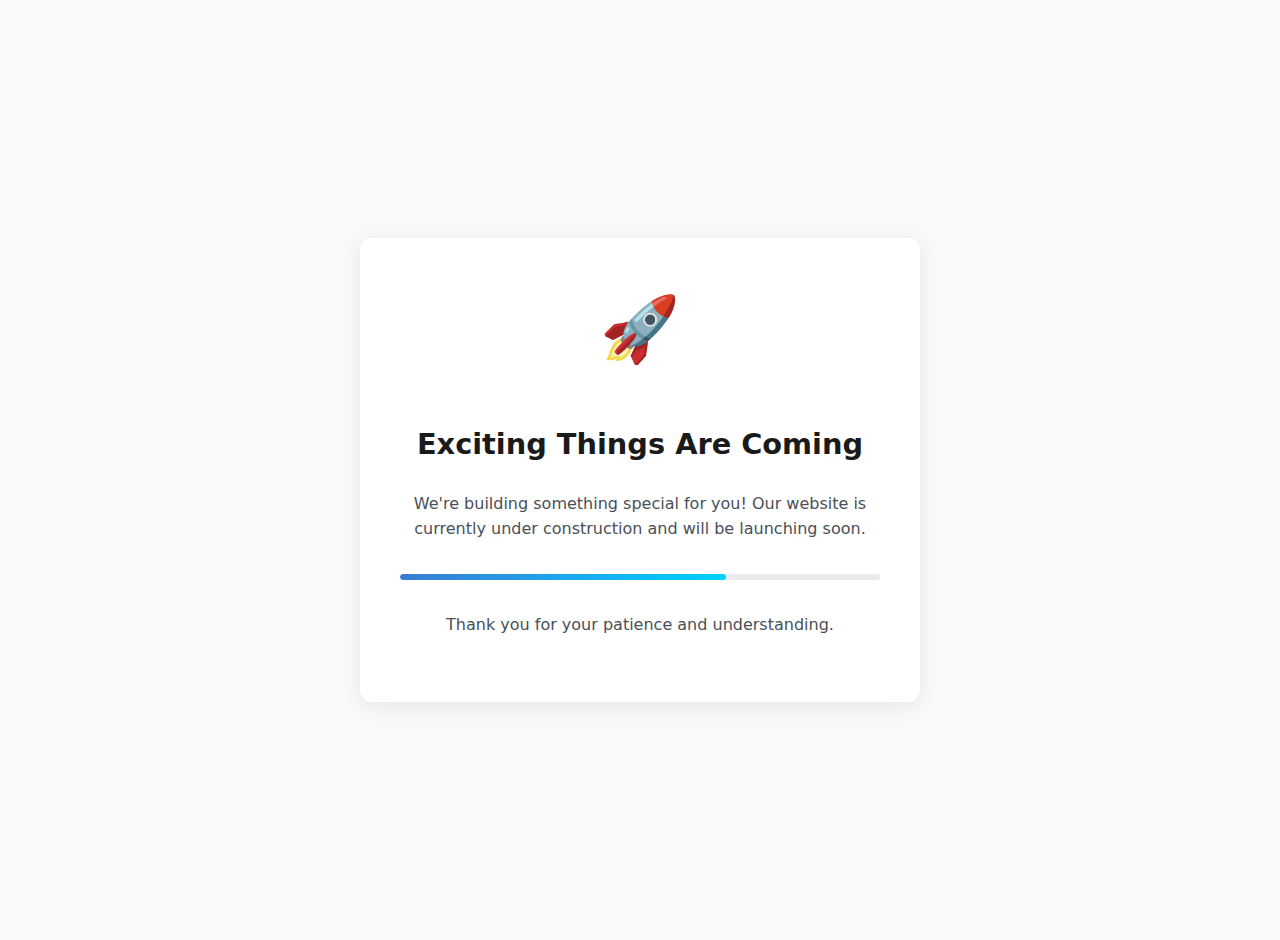
<file: src/main/resources/templates/under-construction.html>
<!DOCTYPE html>
<html lang="en">
<head>
    <meta charset="UTF-8">
    <meta name="viewport" content="width=device-width, initial-scale=1.0">
    <title>Coming Soon | Our Awesome Website</title>
    <style>
        body {
            font-family: 'Segoe UI', system-ui, -apple-system, sans-serif;
            background-color: #f8f9fa;
            color: #212529;
            text-align: center;
            display: flex;
            justify-content: center;
            align-items: center;
            min-height: 100vh;
            margin: 0;
            padding: 20px;
            line-height: 1.6;
        }
        .container {
            max-width: 480px;
            width: 100%;
            background: white;
            padding: 2.5rem;
            border-radius: 12px;
            box-shadow: 0 4px 20px rgba(0,0,0,0.08);
        }
        h1 {
            color: #1a1a1a;
            margin: 1rem 0 1.5rem;
            font-weight: 600;
            font-size: 1.8rem;
        }
        .icon {
            font-size: 4rem;
            margin-bottom: 1.5rem;
            display: inline-block;
            animation: float 3s ease-in-out infinite;
        }
        p {
            margin-bottom: 1.5rem;
            color: #495057;
        }
        .progress-container {
            height: 6px;
            background: #e9ecef;
            border-radius: 3px;
            margin: 2rem 0;
            overflow: hidden;
        }
        .progress-bar {
            height: 100%;
            width: 68%;
            background: linear-gradient(90deg, #3a7bd5, #00d2ff);
            border-radius: 3px;
            animation: progress 2.5s ease-in-out infinite;
        }
        @keyframes progress {
            0% { width: 68%; }
            50% { width: 78%; }
            100% { width: 68%; }
        }
        @keyframes float {
            0% { transform: translateY(0px); }
            50% { transform: translateY(-10px); }
            100% { transform: translateY(0px); }
        }
    </style>
</head>
<body>
<div class="container">
    <div class="icon">🚀</div>
    <h1>Exciting Things Are Coming</h1>
    <p>We're building something special for you! Our website is currently under construction and will be launching soon.</p>

    <div class="progress-container">
        <div class="progress-bar"></div>
    </div>

    <p>Thank you for your patience and understanding.</p>
</div>
</body>
</html>
</file>
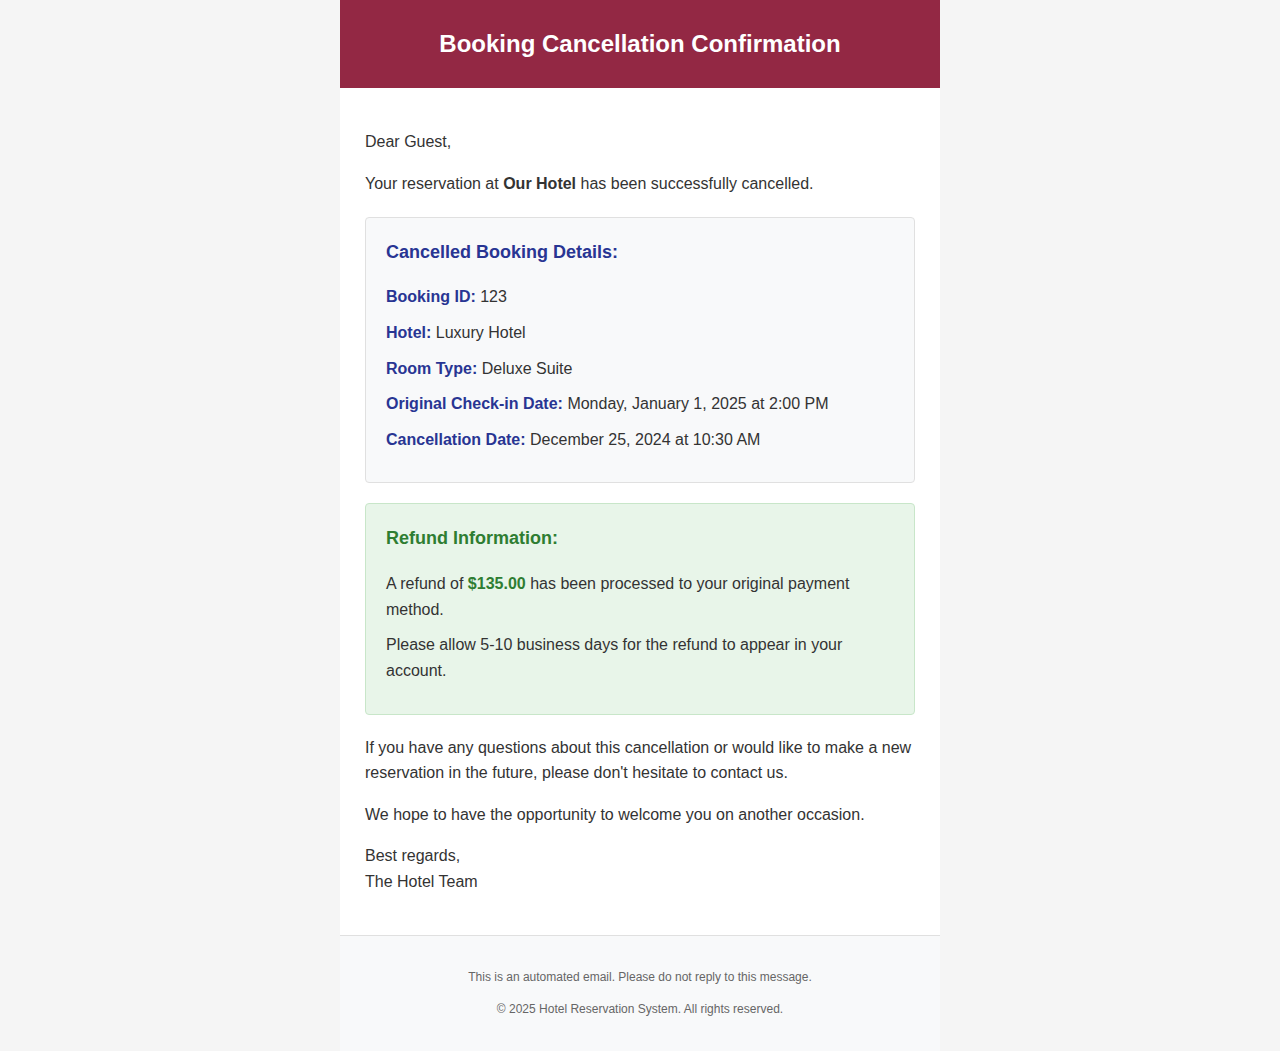
<file: src/main/resources/templates/email/booking-cancellation.html>
<!DOCTYPE html>
<html xmlns:th="http://www.thymeleaf.org">

<head>
    <meta charset="UTF-8">
    <title>Booking Cancellation Confirmation</title>
    <style>
        body {
            font-family: Arial, sans-serif;
            line-height: 1.6;
            color: #333333;
            max-width: 600px;
            margin: 0 auto;
            background-color: #f5f5f5;
        }

        .header {
            background-color: #932844;
            color: #ffffff;
            padding: 25px 20px;
            text-align: center;
        }

        .header h1 {
            margin: 0;
            font-size: 24px;
            font-weight: 600;
        }

        .content {
            padding: 25px;
            background-color: #ffffff;
        }

        .booking-details {
            background-color: #f8f9fa;
            padding: 20px;
            border-radius: 4px;
            margin: 20px 0;
            border: 1px solid #e0e0e0;
        }

        .booking-details h3 {
            margin-top: 0;
            color: #283593;
            font-size: 18px;
        }

        .booking-details p {
            margin: 10px 0;
        }

        .booking-details strong {
            color: #283593;
            font-weight: 600;
        }

        .refund-info {
            background-color: #e8f5e9;
            padding: 20px;
            border-radius: 4px;
            margin: 20px 0;
            border: 1px solid #c8e6c9;
        }

        .refund-info h3 {
            margin-top: 0;
            color: #2e7d32;
            font-size: 18px;
        }

        .refund-info p {
            margin: 10px 0;
        }

        .refund-info strong {
            color: #2e7d32;
            font-weight: 600;
        }

        .footer {
            text-align: center;
            font-size: 12px;
            color: #666666;
            padding: 20px;
            border-top: 1px solid #e0e0e0;
            background-color: #f8f9fa;
        }

        .button {
            display: inline-block;
            background-color: #283593;
            color: #ffffff;
            padding: 12px 24px;
            text-decoration: none;
            border-radius: 4px;
            margin-top: 20px;
            font-weight: 500;
        }
    </style>
</head>

<body>
    <div class="header">
        <h1>Booking Cancellation Confirmation</h1>
    </div>

    <div class="content">
        <p>Dear <span th:text="${client.firstName + ' ' + client.lastName}">Guest</span>,</p>

        <p>Your reservation at <strong th:text="${hotel.name}">Our Hotel</strong> has been successfully cancelled.</p>

        <div class="booking-details">
            <h3>Cancelled Booking Details:</h3>
            <p><strong>Booking ID:</strong> <span th:text="${booking.id}">123</span></p>
            <p><strong>Hotel:</strong> <span th:text="${hotel.name}">Luxury Hotel</span></p>
            <p><strong>Room Type:</strong> <span th:text="${roomType.label}">Deluxe Suite</span></p>
            <p><strong>Original Check-in Date:</strong> <span th:text="${formattedCheckinDate}">Monday, January 1, 2025
                    at 2:00 PM</span></p>
            <p><strong>Cancellation Date:</strong> <span th:text="${formattedCancellationDate}">December 25, 2024 at
                    10:30 AM</span></p>
        </div>

        <div class="refund-info" th:if="${booking.refunded}">
            <h3>Refund Information:</h3>
            <p>A refund of <strong>$<span th:text="${#numbers.formatDecimal(refundAmount, 1, 2)}">135.00</span></strong>
                has been processed to your original payment method.</p>
            <p>Please allow 5-10 business days for the refund to appear in your account.</p>
        </div>

        <p>If you have any questions about this cancellation or would like to make a new reservation in the future,
            please don't hesitate to contact us.</p>

        <p>We hope to have the opportunity to welcome you on another occasion.</p>

        <p>Best regards,<br>
            The <span th:text="${hotel.name}">Hotel</span> Team</p>
    </div>

    <div class="footer">
        <p>This is an automated email. Please do not reply to this message.</p>
        <p>&copy; 2025 Hotel Reservation System. All rights reserved.</p>
    </div>
</body>

</html>
</file>
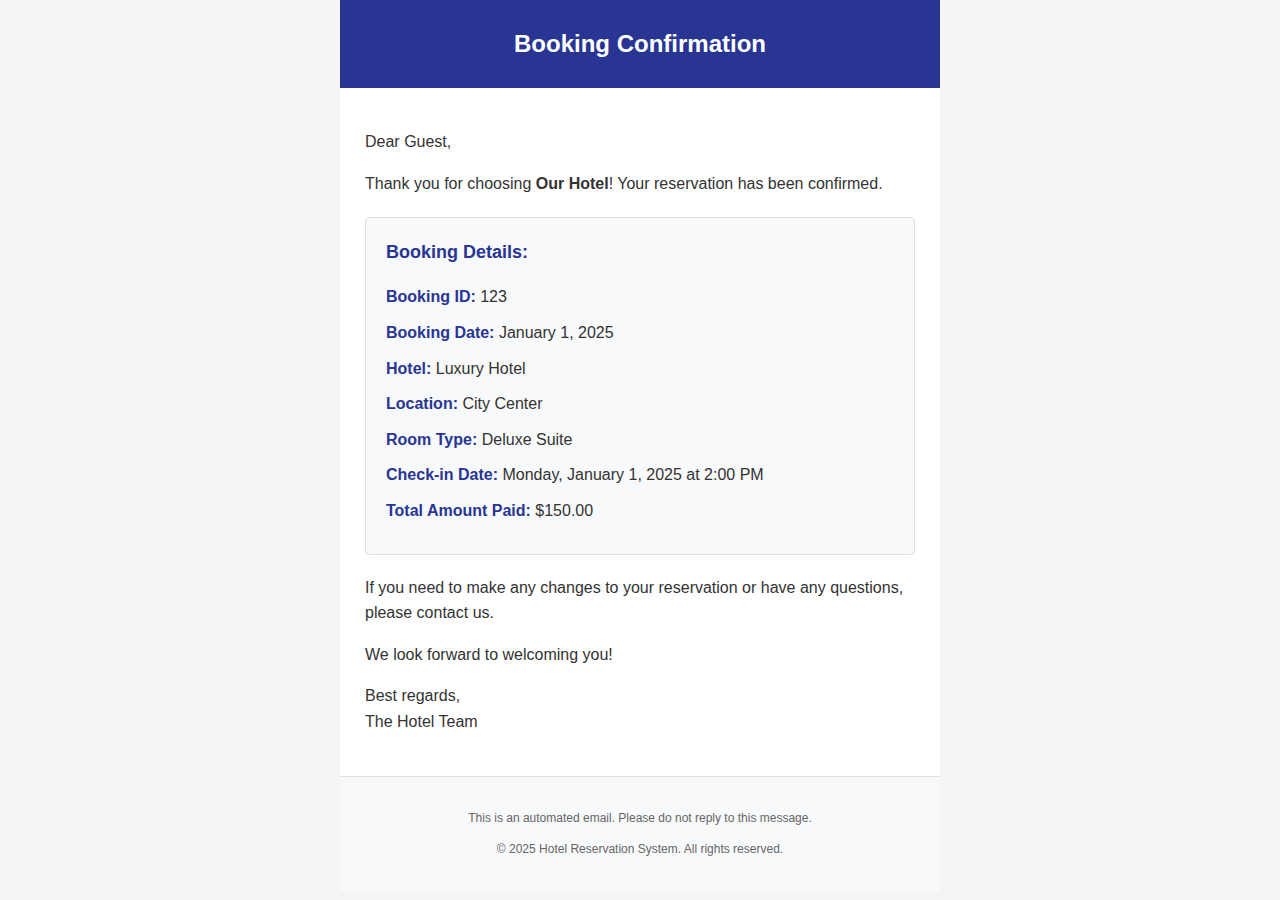
<file: src/main/resources/templates/email/booking-confirmation.html>
<!DOCTYPE html>
<html xmlns:th="http://www.thymeleaf.org">

<head>
    <meta charset="UTF-8">
    <title>Booking Confirmation</title>
    <style>
        body {
            font-family: Arial, sans-serif;
            line-height: 1.6;
            color: #333333;
            max-width: 600px;
            margin: 0 auto;
            background-color: #f5f5f5;
        }

        .header {
            background-color: #283593;
            color: #ffffff;
            padding: 25px 20px;
            text-align: center;
        }

        .header h1 {
            margin: 0;
            font-size: 24px;
            font-weight: 600;
        }

        .content {
            padding: 25px;
            background-color: #ffffff;
        }

        .booking-details {
            background-color: #f8f9fa;
            padding: 20px;
            border-radius: 4px;
            margin: 20px 0;
            border: 1px solid #e0e0e0;
        }

        .booking-details h3 {
            margin-top: 0;
            color: #283593;
            font-size: 18px;
        }

        .booking-details p {
            margin: 10px 0;
        }

        .booking-details strong {
            color: #283593;
            font-weight: 600;
        }

        .footer {
            text-align: center;
            font-size: 12px;
            color: #666666;
            padding: 20px;
            border-top: 1px solid #e0e0e0;
            background-color: #f8f9fa;
        }

        .button {
            display: inline-block;
            background-color: #283593;
            color: #ffffff;
            padding: 12px 24px;
            text-decoration: none;
            border-radius: 4px;
            margin-top: 20px;
            font-weight: 500;
        }
    </style>
</head>

<body>
    <div class="header">
        <h1>Booking Confirmation</h1>
    </div>

    <div class="content">
        <p>Dear <span th:text="${client.firstName + ' ' + client.lastName}">Guest</span>,</p>

        <p>Thank you for choosing <strong th:text="${hotel.name}">Our Hotel</strong>! Your reservation has been
            confirmed.</p>

        <div class="booking-details">
            <h3>Booking Details:</h3>
            <p><strong>Booking ID:</strong> <span th:text="${booking.id}">123</span></p>
            <p><strong>Booking Date:</strong> <span th:text="${formattedBookingDate}">January 1, 2025</span></p>
            <p><strong>Hotel:</strong> <span th:text="${hotel.name}">Luxury Hotel</span></p>
            <p><strong>Location:</strong> <span th:text="${hotel.location}">City Center</span></p>
            <p><strong>Room Type:</strong> <span th:text="${roomType.label}">Deluxe Suite</span></p>
            <p><strong>Check-in Date:</strong> <span th:text="${formattedCheckinDate}">Monday, January 1, 2025 at 2:00
                    PM</span></p>
            <p><strong>Total Amount Paid:</strong> $<span
                    th:text="${#numbers.formatDecimal(booking.totalAmount, 1, 2)}">150.00</span></p>
        </div>

        <p>If you need to make any changes to your reservation or have any questions, please contact us.</p>

        <p>We look forward to welcoming you!</p>

        <p>Best regards,<br>
            The <span th:text="${hotel.name}">Hotel</span> Team</p>
    </div>

    <div class="footer">
        <p>This is an automated email. Please do not reply to this message.</p>
        <p>&copy; 2025 Hotel Reservation System. All rights reserved.</p>
    </div>
</body>

</html>
</file>
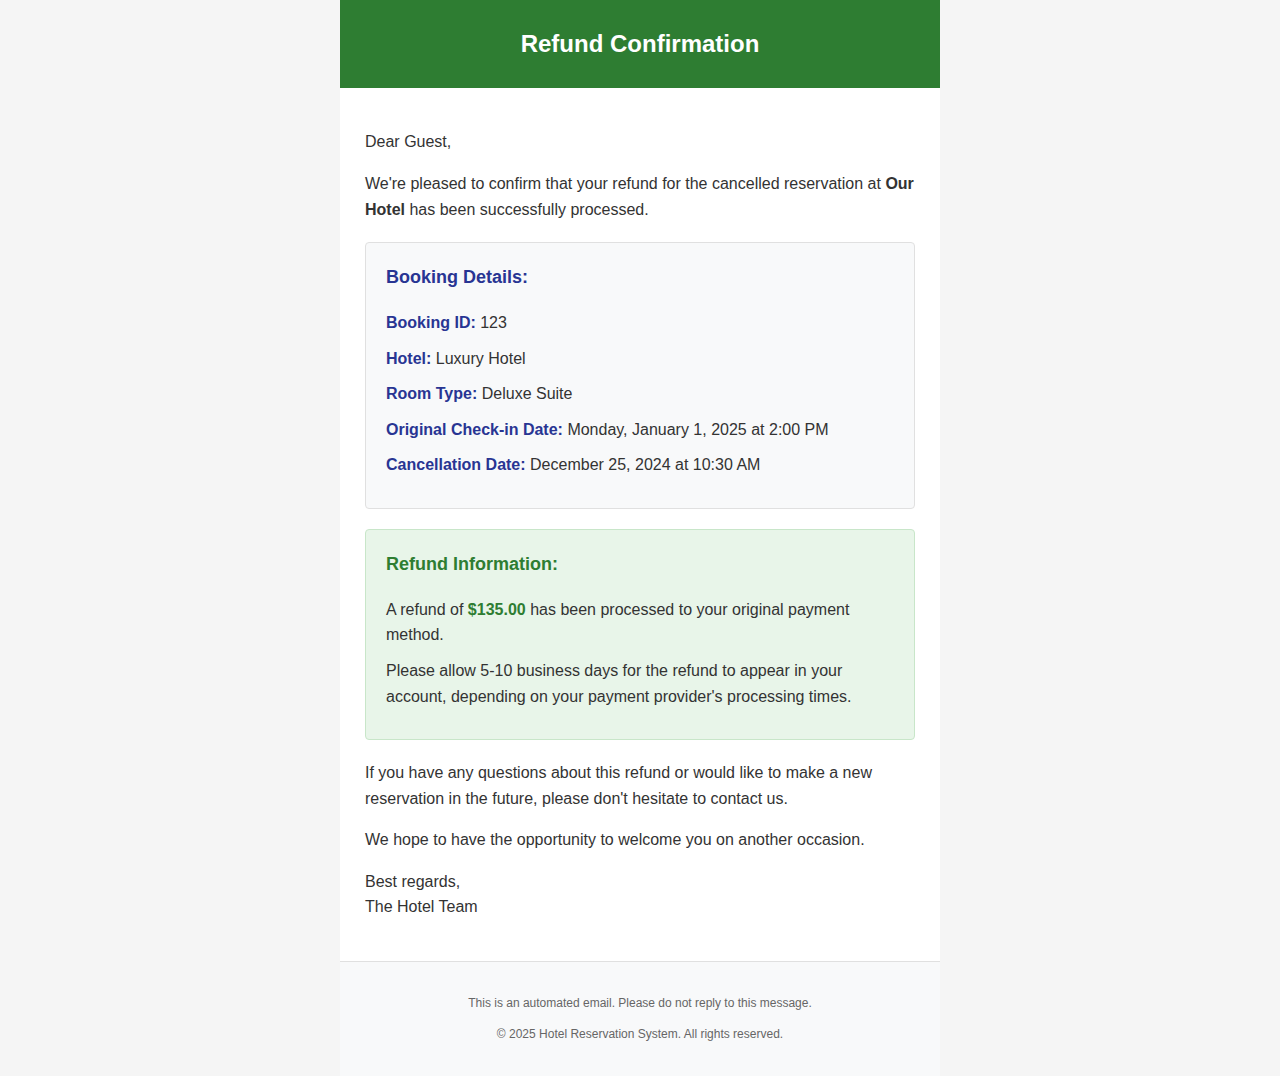
<file: src/main/resources/templates/email/refund-confirmation.html>
<!DOCTYPE html>
<html xmlns:th="http://www.thymeleaf.org">

<head>
    <meta charset="UTF-8">
    <title>Refund Confirmation</title>
    <style>
        body {
            font-family: Arial, sans-serif;
            line-height: 1.6;
            color: #333333;
            max-width: 600px;
            margin: 0 auto;
            background-color: #f5f5f5;
        }

        .header {
            background-color: #2e7d32;
            color: #ffffff;
            padding: 25px 20px;
            text-align: center;
        }

        .header h1 {
            margin: 0;
            font-size: 24px;
            font-weight: 600;
        }

        .content {
            padding: 25px;
            background-color: #ffffff;
        }

        .booking-details {
            background-color: #f8f9fa;
            padding: 20px;
            border-radius: 4px;
            margin: 20px 0;
            border: 1px solid #e0e0e0;
        }

        .booking-details h3 {
            margin-top: 0;
            color: #283593;
            font-size: 18px;
        }

        .booking-details p {
            margin: 10px 0;
        }

        .booking-details strong {
            color: #283593;
            font-weight: 600;
        }

        .refund-info {
            background-color: #e8f5e9;
            padding: 20px;
            border-radius: 4px;
            margin: 20px 0;
            border: 1px solid #c8e6c9;
        }

        .refund-info h3 {
            margin-top: 0;
            color: #2e7d32;
            font-size: 18px;
        }

        .refund-info p {
            margin: 10px 0;
        }

        .refund-info strong {
            color: #2e7d32;
            font-weight: 600;
        }

        .footer {
            text-align: center;
            font-size: 12px;
            color: #666666;
            padding: 20px;
            border-top: 1px solid #e0e0e0;
            background-color: #f8f9fa;
        }

        .button {
            display: inline-block;
            background-color: #283593;
            color: #ffffff;
            padding: 12px 24px;
            text-decoration: none;
            border-radius: 4px;
            margin-top: 20px;
            font-weight: 500;
        }
    </style>
</head>

<body>
    <div class="header">
        <h1>Refund Confirmation</h1>
    </div>

    <div class="content">
        <p>Dear <span th:text="${client.firstName + ' ' + client.lastName}">Guest</span>,</p>

        <p>We're pleased to confirm that your refund for the cancelled reservation at <strong
                th:text="${hotel.name}">Our Hotel</strong> has been successfully processed.</p>

        <div class="booking-details">
            <h3>Booking Details:</h3>
            <p><strong>Booking ID:</strong> <span th:text="${booking.id}">123</span></p>
            <p><strong>Hotel:</strong> <span th:text="${hotel.name}">Luxury Hotel</span></p>
            <p><strong>Room Type:</strong> <span th:text="${roomType.label}">Deluxe Suite</span></p>
            <p><strong>Original Check-in Date:</strong> <span th:text="${formattedCheckinDate}">Monday, January 1, 2025
                    at 2:00 PM</span></p>
            <p><strong>Cancellation Date:</strong> <span th:text="${formattedCancellationDate}">December 25, 2024 at
                    10:30 AM</span></p>
        </div>

        <div class="refund-info">
            <h3>Refund Information:</h3>
            <p>A refund of <strong>$<span th:text="${#numbers.formatDecimal(refundAmount, 1, 2)}">135.00</span></strong>
                has been processed to your original payment method.</p>
            <p>Please allow 5-10 business days for the refund to appear in your account, depending on your payment
                provider's processing times.</p>
        </div>

        <p>If you have any questions about this refund or would like to make a new reservation in the future, please
            don't hesitate to contact us.</p>

        <p>We hope to have the opportunity to welcome you on another occasion.</p>

        <p>Best regards,<br>
            The <span th:text="${hotel.name}">Hotel</span> Team</p>
    </div>

    <div class="footer">
        <p>This is an automated email. Please do not reply to this message.</p>
        <p>&copy; 2025 Hotel Reservation System. All rights reserved.</p>
    </div>
</body>

</html>
</file>
